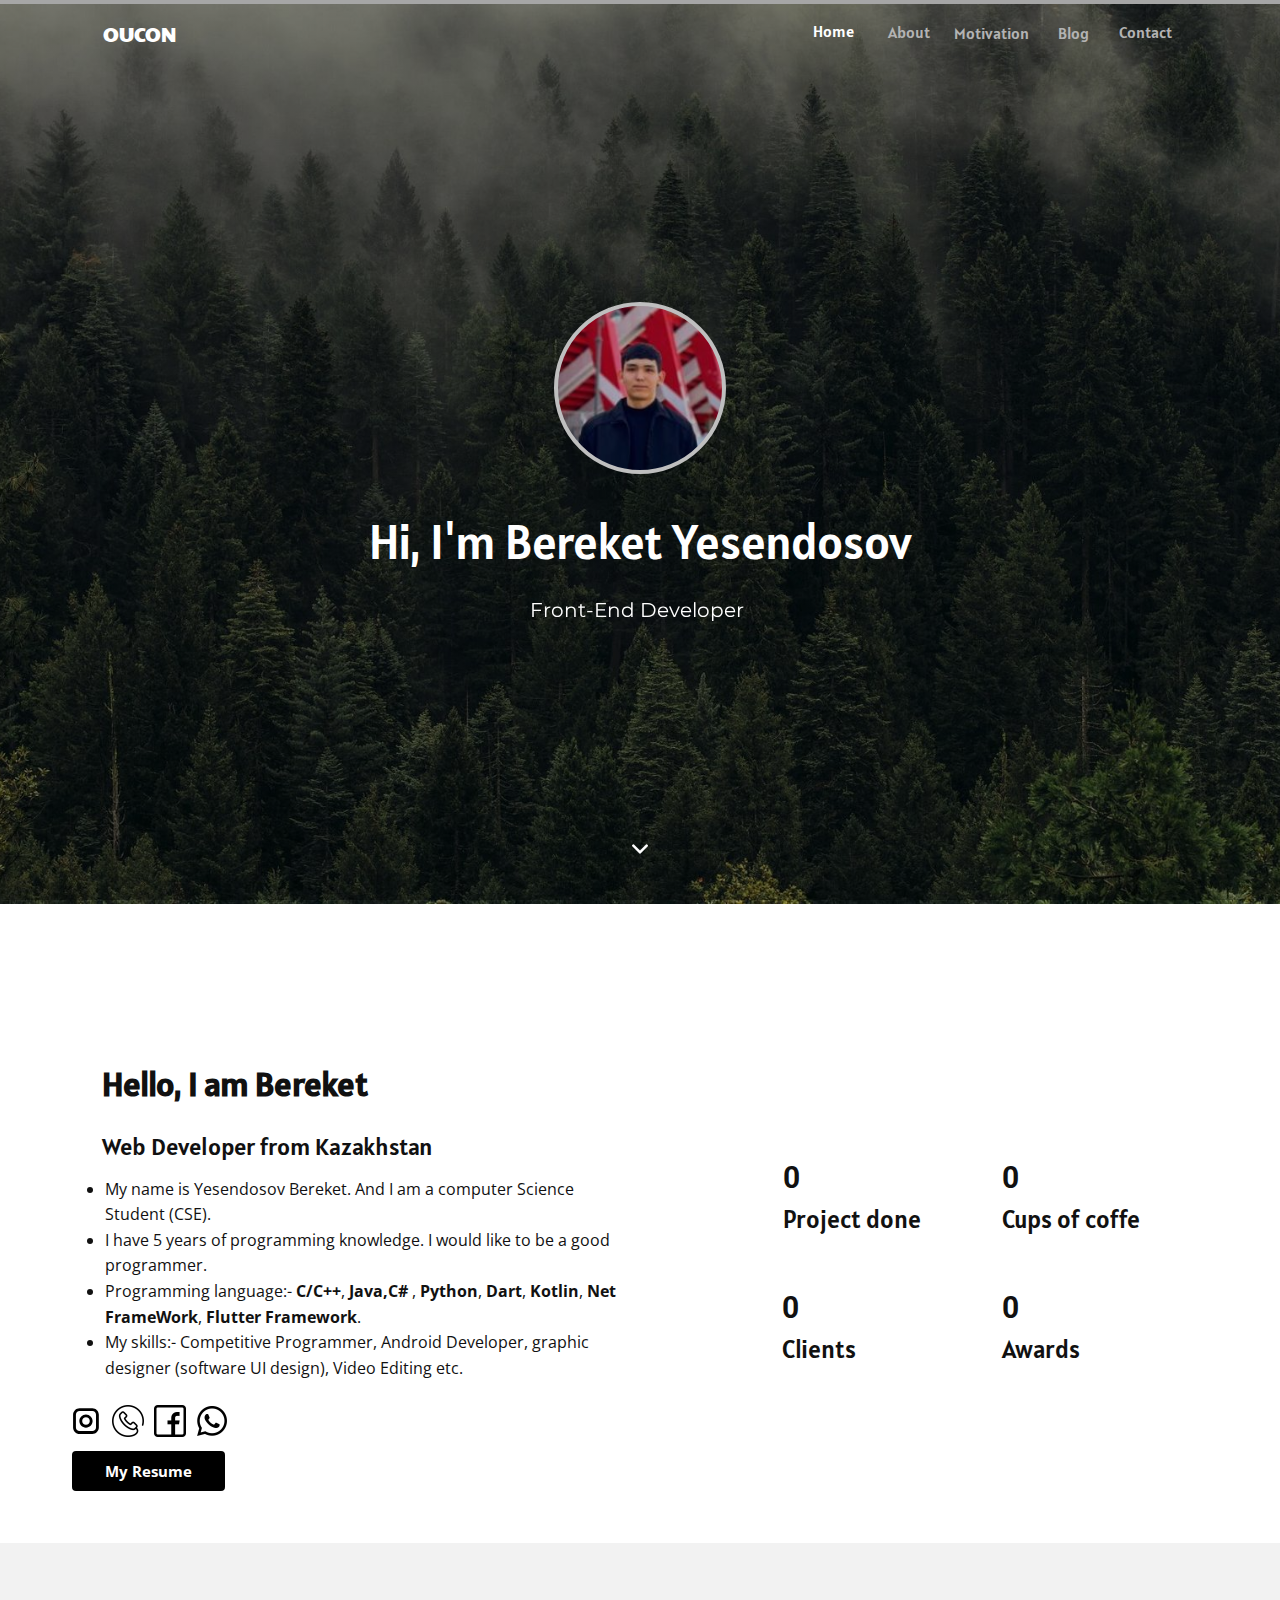
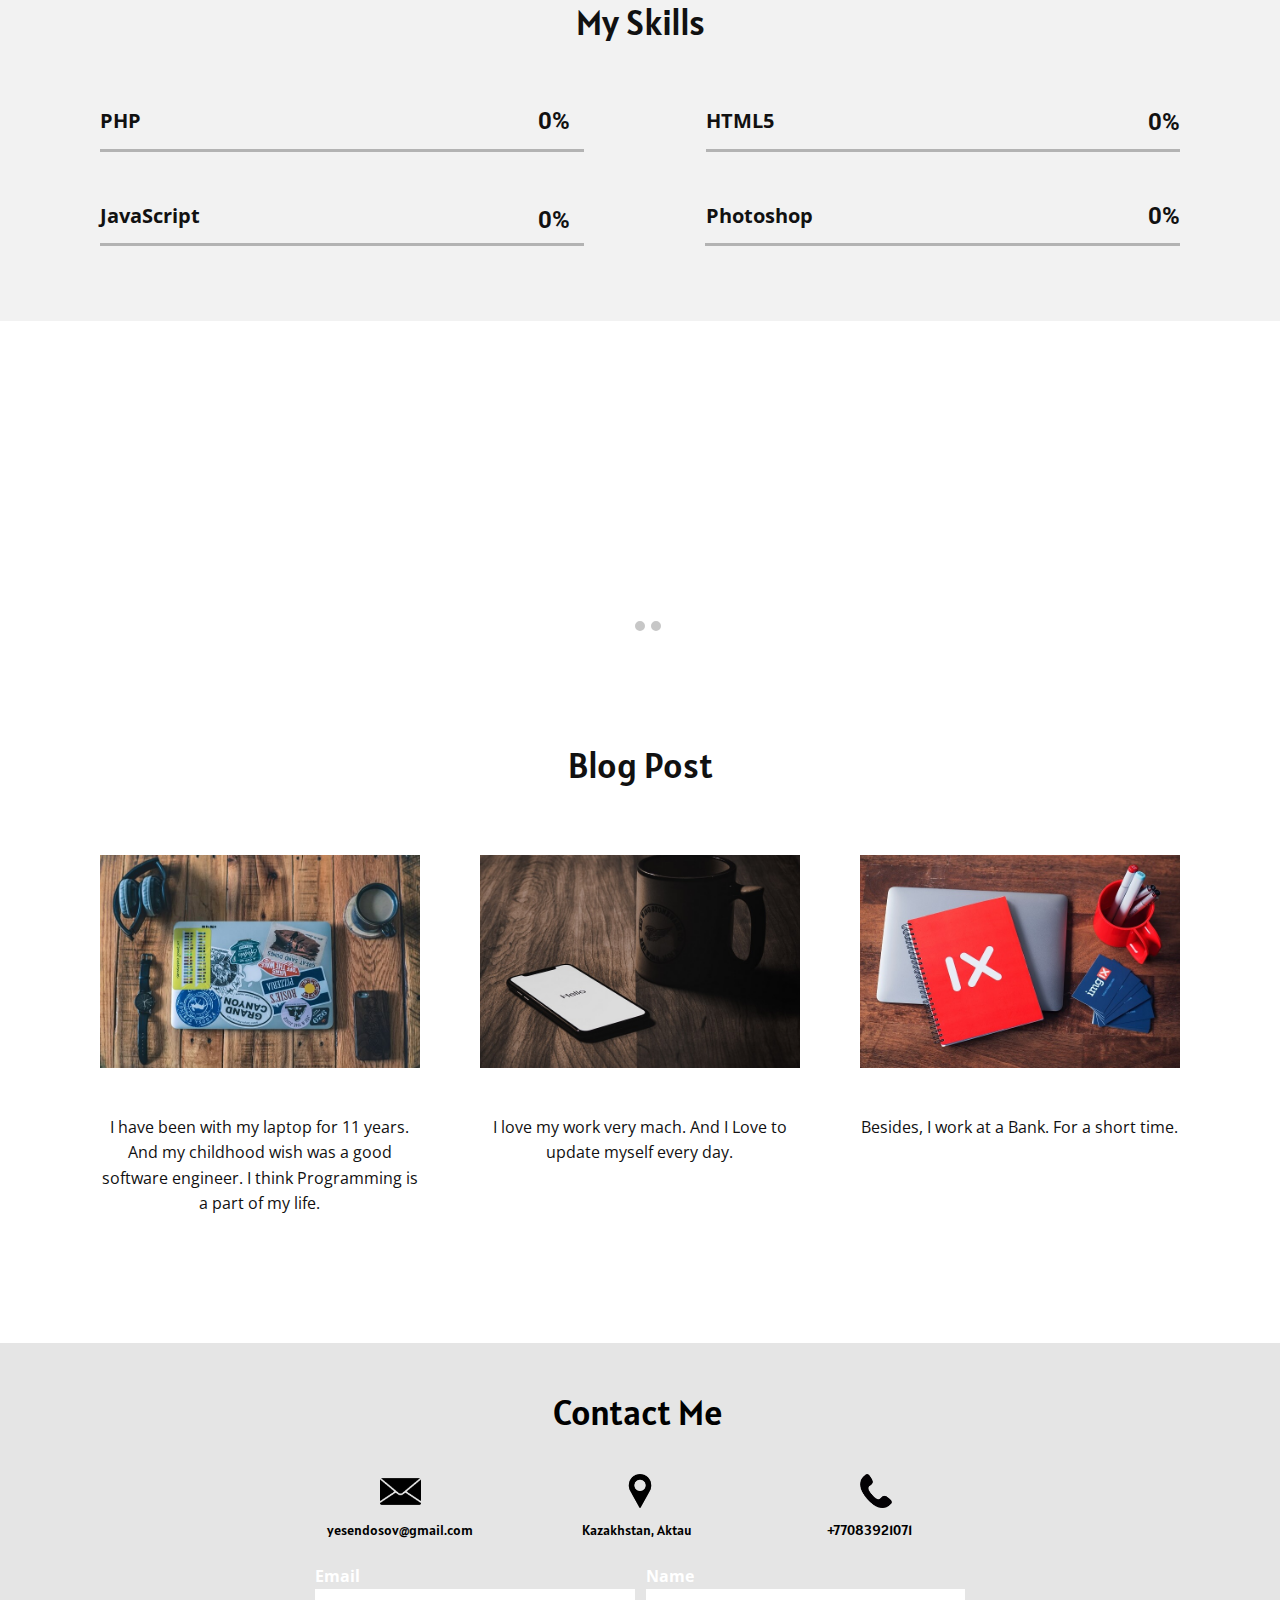
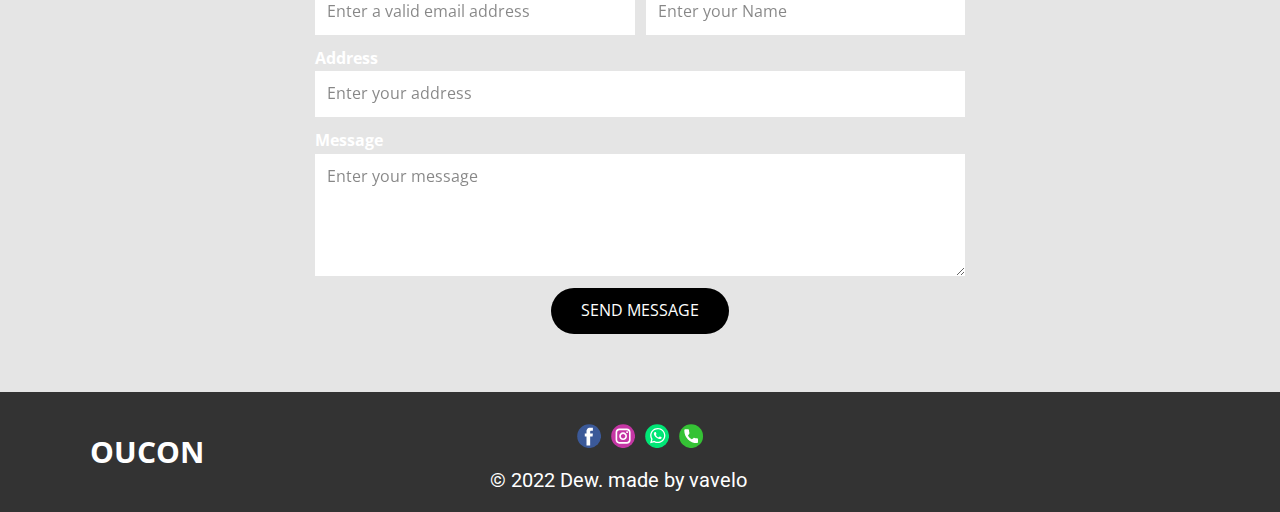
<file: index.html>
<!DOCTYPE html>
<html style="font-size: 16px;">
  <head>
    <meta name="viewport" content="width=device-width, initial-scale=1.0">
    <meta charset="utf-8">
    <meta name="keywords" content="​Learn Instagram photography">
    <meta name="description" content="">
    <meta name="page_type" content="np-template-header-footer-from-plugin">
    <title>Берекет</title>
    <link rel="shortcut icon" href="images/icon2.png" type="image/png" />
    <link rel="stylesheet" href="nicepage.css" media="screen">
<link rel="stylesheet" href="Берекет.css" media="screen">
    <script class="u-script" type="text/javascript" src="jquery.js" defer=""></script>
    <script class="u-script" type="text/javascript" src="nicepage.js" defer=""></script>
    <meta name="generator" content="Nicepage 4.6.5, nicepage.com">
    <link id="u-theme-google-font" rel="stylesheet" href="https://fonts.googleapis.com/css?family=Roboto:100,100i,300,300i,400,400i,500,500i,700,700i,900,900i|Open+Sans:300,300i,400,400i,500,500i,600,600i,700,700i,800,800i">
    <link id="u-page-google-font" rel="stylesheet" href="https://fonts.googleapis.com/css?family=Montserrat:100,100i,200,200i,300,300i,400,400i,500,500i,600,600i,700,700i,800,800i,900,900i|Montserrat:100,100i,200,200i,300,300i,400,400i,500,500i,600,600i,700,700i,800,800i,900,900i|Alatsi:400|Paytone+One:400">
    
    
    
    
    
    
    
    <script type="application/ld+json">{
		"@context": "http://schema.org",
		"@type": "Organization",
		"name": "",
		"sameAs": [
				"https://www.facebook.com/profile.php?id=100013075093991",
				"https://www.instagram.com/yesendosov/",
				"https://wa.me/+77083921071?text=Hello%20Yesendosov%20Bereket",
				"tel:+77083921071"
		]
}</script>
    <meta name="theme-color" content="#478ac9">
    <meta property="og:title" content="Берекет">
    <meta property="og:type" content="website">
  </head>
  <body class="u-body u-overlap u-overlap-contrast u-xl-mode"><header class="u-clearfix u-header u-header" id="sec-156e"><div class="u-clearfix u-sheet u-sheet-1">
        <a href="Берекет.html#sec-1143" data-page-id="35061022" class="u-border-active-palette-2-base u-border-hover-palette-1-base u-btn u-button-style u-custom-font u-hidden-xs u-none u-text-hover-white u-text-white u-btn-1"> Home</a>
        <a href="Берекет.html#carousel_5958" data-page-id="35061022" class="u-border-active-palette-2-base u-border-hover-palette-1-base u-border-none u-btn u-button-style u-custom-font u-hidden-xs u-none u-text-grey-30 u-text-hover-grey-5 u-btn-2"> About</a>
        <a href="Берекет.html#carousel_1f04" data-page-id="35061022" class="u-border-active-palette-2-base u-border-hover-palette-1-base u-btn u-button-style u-custom-font u-hidden-xs u-none u-text-grey-30 u-text-hover-grey-5 u-btn-3">Contact<br>
        </a>
        <a href="Берекет.html#sec-1e09" data-page-id="35061022" class="u-border-active-palette-2-base u-border-hover-palette-1-base u-border-none u-btn u-button-style u-custom-font u-hidden-xs u-none u-text-grey-30 u-text-hover-grey-5 u-btn-4">Blog</a>
        <a href="Берекет.html#sec-e6c9" data-page-id="35061022" class="u-border-active-palette-2-base u-border-hover-palette-1-base u-border-none u-btn u-button-style u-custom-font u-hidden-xs u-none u-text-grey-30 u-text-hover-grey-5 u-btn-5">Motivation</a>
        <h5 class="u-custom-font u-text u-text-default u-text-1">
          <a class="u-btn u-button-link u-button-style u-none u-text-white u-btn-6" href="https://www.instagram.com/oucon/">OUCON</a>
        </h5>
      </div></header>
    <section class="skrollable u-clearfix u-image u-lightbox u-parallax u-shading u-section-1" id="sec-1143" data-image-width="1920" data-image-height="1280">
      <div class="u-clearfix u-sheet u-sheet-1">
        <div class="u-border-4 u-border-white u-image u-image-circle u-image-1" alt="" data-image-width="635" data-image-height="847"></div>
        <h2 class="u-custom-font u-text u-text-default u-text-1"> Hi, I'm Bereket Yesendosov</h2>
        <div id="carousel-1be3" data-interval="3000" data-u-ride="carousel" class="u-carousel u-carousel-duration-1000 u-carousel-fade u-expanded-width-xs u-slider u-slider-1" data-pause="false">
          <ol class="u-carousel-indicators u-hidden u-opacity u-opacity-55 u-carousel-indicators-1">
            <li data-u-target="#carousel-1be3" class="u-active u-border-1 u-border-white u-shape-circle u-white" data-u-slide-to="0" style="height: 10px; width: 10px;"></li>
            <li data-u-target="#carousel-1be3" class="u-border-1 u-border-white u-shape-circle u-white" data-u-slide-to="1" style="height: 10px; width: 10px;"></li>
            <li data-u-target="#carousel-1be3" class="u-border-1 u-border-white u-shape-circle u-white" data-u-slide-to="2" style="height: 10px; width: 10px;"></li>
          </ol>
          <div class="u-carousel-inner" role="listbox">
            <div class="u-active u-align-center-xs u-align-left-lg u-align-left-md u-align-left-sm u-align-left-xl u-carousel-item u-container-style u-shape-rectangle u-slide">
              <div class="u-container-layout u-valign-middle-xs u-container-layout-1">
                <h2 class="u-color-scheme-u10 u-color-style-multicolor-1 u-custom-font u-text u-text-2"> Front-End Developer </h2>
              </div>
            </div>
            <div class="u-align-center u-carousel-item u-container-style u-expanded-width u-shape-rectangle u-slide">
              <div class="u-container-layout u-container-layout-2">
                <h2 class="u-color-scheme-u10 u-color-style-multicolor-1 u-custom-font u-text u-text-3">Web Designer</h2>
              </div>
            </div>
            <div class="u-align-center u-carousel-item u-container-style u-slide u-carousel-item-3">
              <div class="u-container-layout u-container-layout-3">
                <h2 class="u-color-scheme-u10 u-color-style-multicolor-1 u-custom-font u-text u-text-4">Hacker</h2>
              </div>
            </div>
          </div>
          <a class="u-absolute-vcenter u-carousel-control u-carousel-control-prev u-hidden u-spacing-10 u-text-palette-3-base u-carousel-control-1" href="#carousel-1be3" role="button" data-u-slide="prev">
            <span aria-hidden="true">
              <svg viewBox="0 0 256 256"><g><polygon points="207.093,30.187 176.907,0 48.907,128 176.907,256 207.093,225.813 109.28,128"></polygon>
</g></svg>
            </span>
            <span class="sr-only">
              <svg viewBox="0 0 256 256"><g><polygon points="207.093,30.187 176.907,0 48.907,128 176.907,256 207.093,225.813 109.28,128"></polygon>
</g></svg>
            </span>
          </a>
          <a class="u-absolute-vcenter u-carousel-control u-carousel-control-next u-hidden u-spacing-10 u-text-palette-3-base u-carousel-control-2" href="#carousel-1be3" role="button" data-u-slide="next">
            <span aria-hidden="true">
              <svg viewBox="0 0 306 306"><g id="chevron-right"><polygon points="94.35,0 58.65,35.7 175.95,153 58.65,270.3 94.35,306 247.35,153"></polygon>
</g></svg>
            </span>
            <span class="sr-only">
              <svg viewBox="0 0 306 306"><g id="chevron-right"><polygon points="94.35,0 58.65,35.7 175.95,153 58.65,270.3 94.35,306 247.35,153"></polygon>
</g></svg>
            </span>
          </a>
        </div>
        <a href="Берекет.html#carousel_5958" data-page-id="35061022" class="infinite u-border-none u-btn u-button-style u-none u-text-palette-1-base u-btn-1" data-animation-name="customAnimationIn" data-animation-duration="2500" data-animation-delay="0" data-animation-direction="X"><span class="u-file-icon u-icon u-text-white"><img src="images/4.png" alt=""></span>
        </a>
      </div>
    </section>
    <section class="u-clearfix u-section-2" id="carousel_5958">
      <div class="u-clearfix u-sheet u-sheet-1">
        <h3 class="u-custom-font u-text u-text-1">Hello, I am Bereket<br>
          <br>
        </h3>
        <div class="u-align-center-xs u-clearfix u-layout-wrap u-layout-wrap-1">
          <div class="u-layout">
            <div class="u-layout-col">
              <div class="u-size-30 u-size-60-md">
                <div class="u-layout-row">
                  <div class="u-container-style u-layout-cell u-size-30 u-layout-cell-1">
                    <div class="u-container-layout u-container-layout-1">
                      <h3 class="u-text u-text-2" data-animation-name="counter" data-animation-event="scroll" data-animation-duration="3000">300</h3>
                      <h3 class="u-custom-font u-text u-text-default u-text-3">Project ​​done</h3>
                    </div>
                  </div>
                  <div class="u-container-style u-layout-cell u-size-30 u-layout-cell-2">
                    <div class="u-container-layout u-container-layout-2">
                      <h3 class="u-text u-text-4" data-animation-name="counter" data-animation-event="scroll" data-animation-duration="3000">500</h3>
                      <h4 class="u-custom-font u-text u-text-default u-text-5"> Cups of coffe </h4>
                    </div>
                  </div>
                </div>
              </div>
              <div class="u-size-30 u-size-60-md">
                <div class="u-layout-row">
                  <div class="u-container-style u-layout-cell u-size-30 u-layout-cell-3">
                    <div class="u-container-layout u-container-layout-3">
                      <h3 class="u-text u-text-6" data-animation-name="counter" data-animation-event="scroll" data-animation-duration="3000">120</h3>
                      <h5 class="u-custom-font u-text u-text-default u-text-7"> Clients</h5>
                    </div>
                  </div>
                  <div class="u-container-style u-layout-cell u-size-30 u-layout-cell-4">
                    <div class="u-container-layout u-container-layout-4">
                      <h3 class="u-text u-text-8" data-animation-name="counter" data-animation-event="scroll" data-animation-duration="3000">10</h3>
                      <h5 class="u-custom-font u-text u-text-default u-text-9"> Awards</h5>
                    </div>
                  </div>
                </div>
              </div>
            </div>
          </div>
        </div>
        <h5 class="u-custom-font u-text u-text-10"> Web Developer from Kazakhstan</h5>
        <ul class="u-text u-text-11">
          <li>My name is Yesendosov Bereket. And I am a computer Science Student (CSE).</li>
          <li>I have 5 years of programming knowledge. I would like to be a good programmer.</li>
          <li>Programming language:- <span style="font-weight: 700;">C/C++<span style="font-weight: 400;">,</span> Java,C#
            </span>,<span style="font-weight: 700;"> Python</span>,<span style="font-weight: 700;"> Dart</span>,<span style="font-weight: 700;"> Kotlin</span>,<span style="font-weight: 700;"> Net FrameWork</span>,<span style="font-weight: 700;"> Flutter Framework</span>.
          </li>
          <li>My skills:- Competitive Programmer, Android Developer, graphic designer (software UI design), Video Editing etc.</li>
        </ul>
        <div class="u-social-icons u-spacing-10 u-social-icons-1">
          <a class="u-social-url" title="instagram" target="_blank" href="https://www.instagram.com/yesendosov/"><span class="u-icon u-social-icon u-social-instagram u-text-black u-icon-1"><svg class="u-svg-link" preserveAspectRatio="xMidYMin slice" viewBox="0 0 112 112" style=""><use xmlns:xlink="http://www.w3.org/1999/xlink" xlink:href="#svg-54a1"></use></svg><svg class="u-svg-content" viewBox="0 0 112 112" x="0" y="0" id="svg-54a1"><path fill="currentColor" d="M55.9,32.9c-12.8,0-23.2,10.4-23.2,23.2s10.4,23.2,23.2,23.2s23.2-10.4,23.2-23.2S68.7,32.9,55.9,32.9z
	 M55.9,69.4c-7.4,0-13.3-6-13.3-13.3c-0.1-7.4,6-13.3,13.3-13.3s13.3,6,13.3,13.3C69.3,63.5,63.3,69.4,55.9,69.4z"></path><path fill="#FFFFFF" d="M79.7,26.8c-3,0-5.4,2.5-5.4,5.4s2.5,5.4,5.4,5.4c3,0,5.4-2.5,5.4-5.4S82.7,26.8,79.7,26.8z"></path><path fill="currentColor" d="M78.2,11H33.5C21,11,10.8,21.3,10.8,33.7v44.7c0,12.6,10.2,22.8,22.7,22.8h44.7c12.6,0,22.7-10.2,22.7-22.7
	V33.7C100.8,21.1,90.6,11,78.2,11z M91,78.4c0,7.1-5.8,12.8-12.8,12.8H33.5c-7.1,0-12.8-5.8-12.8-12.8V33.7
	c0-7.1,5.8-12.8,12.8-12.8h44.7c7.1,0,12.8,5.8,12.8,12.8V78.4z"></path></svg></span>
          </a>
          <a class="u-social-url" target="_blank" data-type="Custom" title="Phone" href="tel:+77083921071"><span class="u-file-icon u-icon u-social-custom u-social-icon u-text-black u-icon-2"><img src="images/5.png" alt=""></span>
          </a>
          <a class="u-social-url" target="_blank" data-type="Custom" title="Facebook" href="https://www.facebook.com/profile.php?id=100013075093991"><span class="u-file-icon u-icon u-social-custom u-social-icon u-text-black u-icon-3"><img src="images/6.png" alt=""></span>
          </a>
          <a class="u-social-url" target="_blank" data-type="Custom" title="Whatsapp" href="https://wa.me/+77083921071?text=Hello%20Yesendosov%20Bereket"><span class="u-file-icon u-icon u-social-custom u-social-icon u-text-black u-icon-4"><img src="images/7.png" alt=""></span>
          </a>
        </div>
        <a href="https://wa.me/+77083921071?text=Hello%Bereket" class="u-active-custom-color-1 u-black u-border-2 u-border-white u-btn u-btn-round u-button-style u-hover-custom-color-1 u-radius-6 u-text-hover-white u-btn-1"> My Resume</a>
      </div>
    </section>
    <section class="u-clearfix u-grey-5 u-section-3" id="sec-83a1">
      <div class="u-clearfix u-sheet u-sheet-1">
        <div class="u-absolute-hcenter-xs u-border-3 u-border-grey-30 u-expanded-width-xs u-hidden-xs u-line u-line-horizontal u-line-1"></div>
        <div class="u-absolute-hcenter-xs u-border-3 u-border-grey-30 u-expanded-width-xs u-hidden-xs u-line u-line-horizontal u-line-2"></div>
        <div class="u-absolute-hcenter-xs u-border-3 u-border-grey-30 u-expanded-width-xs u-hidden-xs u-line u-line-horizontal u-line-3"></div>
        <div class="u-absolute-hcenter-xs u-border-3 u-border-grey-30 u-expanded-width-xs u-hidden-xs u-line u-line-horizontal u-line-4"></div>
        <div class="u-align-center u-container-style u-expanded-width-xs u-group u-group-1">
          <div class="u-container-layout u-container-layout-1">
            <h2 class="u-custom-font u-text u-text-1">My Skills</h2>
          </div>
        </div>
        <p class="u-text u-text-2">HTML5</p>
        <p class="u-text u-text-3">PHP</p>
        <h1 class="u-text u-text-default u-title u-text-4" data-animation-name="counter" data-animation-event="scroll" data-animation-duration="3000">87%</h1>
        <h1 class="u-text u-text-default u-title u-text-5" data-animation-name="counter" data-animation-event="scroll" data-animation-duration="3000">96%</h1>
        <div class="u-border-3 u-border-custom-color-1 u-line u-line-horizontal u-line-5" data-animation-name="customAnimationIn" data-animation-duration="5000"></div>
        <div class="u-border-3 u-border-custom-color-1 u-line u-line-horizontal u-line-6" data-animation-name="customAnimationIn" data-animation-duration="5000"></div>
        <p class="u-text u-text-6">Photoshop</p>
        <p class="u-text u-text-7">JavaScript</p>
        <h1 class="u-text u-text-default u-title u-text-8" data-animation-name="counter" data-animation-event="scroll" data-animation-duration="3000">77%</h1>
        <h1 class="u-text u-text-default u-title u-text-9" data-animation-name="counter" data-animation-event="scroll" data-animation-duration="3000">52%</h1>
        <div class="u-border-2 u-border-custom-color-1 u-line u-line-horizontal u-line-7" data-animation-name="customAnimationIn" data-animation-duration="5000"></div>
        <div class="u-border-2 u-border-custom-color-1 u-line u-line-horizontal u-line-8" data-animation-name="customAnimationIn" data-animation-duration="5000"></div>
      </div>
    </section>
    <section class="skrollable u-align-center u-clearfix u-image u-lightbox u-parallax u-shading u-section-4" id="sec-e6c9" data-image-width="1600" data-image-height="1067">
      <div class="u-align-left u-clearfix u-sheet u-sheet-1">
        <div id="carousel-b98d" data-interval="3000" data-u-ride="carousel" class="u-carousel u-carousel-duration-1000 u-carousel-left u-slider u-slider-1">
          <ol class="u-absolute-hcenter u-carousel-indicators u-opacity u-opacity-55 u-carousel-indicators-1">
            <li data-u-target="#carousel-b98d" class="u-active u-active-white u-border-5 u-border-active-white u-border-grey-40 u-shape-circle u-white" data-u-slide-to="0" style="height: 10px; width: 10px;"></li>
            <li data-u-target="#carousel-b98d" class="u-active-white u-border-5 u-border-active-white u-border-grey-40 u-shape-circle u-white" data-u-slide-to="1" style="height: 10px; width: 10px;"></li>
            <li data-u-target="#carousel-b98d" class="u-active-white u-border-5 u-border-active-white u-border-grey-40 u-shape-circle u-white" data-u-slide-to="2" style="height: 10px; width: 10px;"></li>
          </ol>
          <div class="u-carousel-inner" role="listbox">
            <div class="u-active u-align-left u-carousel-item u-container-style u-shape-rectangle u-slide">
              <div class="u-container-layout u-container-layout-1">
                <h5 class="u-align-center u-custom-font u-font-montserrat u-text u-text-default u-text-1"> Шәкәрім ҚҰДАЙБЕРДІҰЛЫ</h5>
                <h2 class="u-align-center u-color-scheme-u10 u-color-style-multicolor-1 u-custom-font u-text u-text-2"> Біреудің мінін көргенше,<br>Жамандығын тергенше,<br>Өз ойыңды мазалап,<br>Өз бойыңды тазалап,<br>Өзіңмен күрес өлгенше!
                </h2>
              </div>
            </div>
            <div class="u-align-center u-carousel-item u-container-style u-expanded-width u-shape-rectangle u-slide">
              <div class="u-container-layout u-container-layout-2">
                <h5 class="u-custom-font u-font-montserrat u-text u-text-default u-text-3">
                  <span style="font-style: normal;">Абай құнанбайұлы</span>
                </h5>
                <h2 class="u-color-scheme-u10 u-color-style-multicolor-1 u-custom-font u-text u-text-4"> Сенбе жұртқа, тұрса да қанша мақтап,<br>Әуре етеді ішіне қулық сақтап.<br>Өзіңе сен, өзіңді алып шығар,<br>Еңбегің мен ақылың екі жақтап.
                </h2>
              </div>
            </div>
            <div class="u-align-center u-carousel-item u-container-style u-slide u-carousel-item-3">
              <div class="u-container-layout u-container-layout-3">
                <h5 class="u-custom-font u-font-montserrat u-text u-text-default u-text-5">Сабит мұқанов</h5>
                <h2 class="u-color-scheme-u10 u-color-style-multicolor-1 u-custom-font u-text u-text-6"> Әуелі тазартып ал іштің кірін,<br>Болмасын сыртың сұлу ішің ірің!
                </h2>
              </div>
            </div>
          </div>
          <a class="u-absolute-vcenter u-carousel-control u-carousel-control-prev u-spacing-10 u-text-body-alt-color u-carousel-control-1" href="#carousel-b98d" role="button" data-u-slide="prev">
            <span aria-hidden="true">
              <svg viewBox="0 0 256 256"><g><polygon points="207.093,30.187 176.907,0 48.907,128 176.907,256 207.093,225.813 109.28,128"></polygon>
</g></svg>
            </span>
            <span class="sr-only">
              <svg viewBox="0 0 256 256"><g><polygon points="207.093,30.187 176.907,0 48.907,128 176.907,256 207.093,225.813 109.28,128"></polygon>
</g></svg>
            </span>
          </a>
          <a class="u-absolute-vcenter u-carousel-control u-carousel-control-next u-spacing-10 u-text-body-alt-color u-carousel-control-2" href="#carousel-b98d" role="button" data-u-slide="next">
            <span aria-hidden="true">
              <svg viewBox="0 0 306 306"><g id="chevron-right"><polygon points="94.35,0 58.65,35.7 175.95,153 58.65,270.3 94.35,306 247.35,153"></polygon>
</g></svg>
            </span>
            <span class="sr-only">
              <svg viewBox="0 0 306 306"><g id="chevron-right"><polygon points="94.35,0 58.65,35.7 175.95,153 58.65,270.3 94.35,306 247.35,153"></polygon>
</g></svg>
            </span>
          </a>
        </div>
      </div>
    </section>
    <section class="u-clearfix u-section-5" id="sec-1e09">
      <div class="u-clearfix u-sheet u-sheet-1">
        <h4 class="u-custom-font u-text u-text-default u-text-1">Blog Post</h4>
        <div class="u-expanded-width u-list u-list-1">
          <div class="u-repeater u-repeater-1">
            <div class="u-align-center u-container-style u-list-item u-repeater-item">
              <div class="u-container-layout u-similar-container u-container-layout-1">
                <img alt="" class="u-expanded-width u-hover-feature u-image u-image-default u-image-1" data-image-width="800" data-image-height="500" src="images/blog-1.jpg">
                <p class="u-align-center u-text u-text-2">I have been with my laptop for 11 years. And my childhood wish was a good software engineer. I think Programming is a part of my life.</p>
              </div>
            </div>
            <div class="u-align-center u-container-style u-list-item u-repeater-item">
              <div class="u-container-layout u-similar-container u-container-layout-2">
                <img alt="" class="u-expanded-width u-hover-feature u-image u-image-default u-image-2" data-image-width="800" data-image-height="500" src="images/blog-2.jpg">
                <p class="u-align-center u-text u-text-3">I love my work very mach. And I Love to update myself every day.</p>
              </div>
            </div>
            <div class="u-align-center u-container-style u-list-item u-repeater-item">
              <div class="u-container-layout u-similar-container u-container-layout-3">
                <img alt="" class="u-expanded-width u-hover-feature u-image u-image-default u-image-3" data-image-width="800" data-image-height="500" src="images/blog-3.jpg">
                <p class="u-align-center u-text u-text-4">Besides, I work at a Bank. For a short time.</p>
              </div>
            </div>
          </div>
        </div>
      </div>
      
      
      
    </section>
    <section class="u-clearfix u-grey-10 u-section-6" id="carousel_1f04">
      <div class="u-clearfix u-sheet u-sheet-1">
        <p class="u-custom-font u-text u-text-black u-text-1">Contact Me</p>
        <a href="https://goo.gl/maps/i9bETUtJCmFGQncG9" class="u-active-none u-border-none u-btn u-button-style u-hover-none u-none u-btn-1"><span class="u-file-icon u-icon u-icon-1"><img src="images/484167.png" alt=""></span>
          <span style="font-size: 1rem;"></span>
        </a><span class="u-file-icon u-icon u-icon-2" data-href="mailto:yesendosov@gmail.com?subject=Hello"><img src="images/520699.png" alt=""></span><span class="u-file-icon u-icon u-icon-3" data-href="tel:+77083921071"><img src="images/1257.png" alt=""></span>
        <p class="u-custom-font u-text u-text-black u-text-2"> +77083921071</p>
        <p class="u-custom-font u-text u-text-black u-text-3">Kazakhstan, Aktau</p>
        <p class="u-custom-font u-text u-text-black u-text-4">yesendosov@gmail.com</p>
        <div class="u-expanded-width-xs u-form u-form-1">
          <form action="#" method="POST" class="u-clearfix u-form-spacing-11 u-form-vertical u-inner-form" style="padding: 0px;" source="email" name="form">
            <div class="u-form-email u-form-group u-form-partition-factor-2">
              <label for="email-319a" class="u-label u-text-body-alt-color u-label-1">Email</label>
              <input type="email" placeholder="Enter a valid email address" id="email-319a" name="email" class="u-input u-input-rectangle u-white" required="">
            </div>
            <div class="u-form-group u-form-name u-form-partition-factor-2">
              <label for="name-319a" class="u-label u-text-body-alt-color u-label-2">Name</label>
              <input type="text" placeholder="Enter your Name" id="name-319a" name="name" class="u-input u-input-rectangle u-white" required="">
            </div>
            <div class="u-form-address u-form-group u-form-group-3">
              <label for="address-452f" class="u-label u-text-body-alt-color u-label-3">Address</label>
              <input type="text" placeholder="Enter your address" id="address-452f" name="address" class="u-input u-input-rectangle u-white" required="">
            </div>
            <div class="u-form-group u-form-message">
              <label for="message-319a" class="u-label u-text-body-alt-color u-label-4">Message</label>
              <textarea placeholder="Enter your message" rows="4" cols="50" id="message-319a" name="message" class="u-input u-input-rectangle u-white" required=""></textarea>
            </div>
            <div class="u-align-center u-form-group u-form-submit">
              <a href="#" class="u-black u-border-none u-btn u-btn-round u-btn-submit u-button-style u-hover-custom-color-1 u-radius-50 u-btn-2">Send Message<br>
              </a>
              <input type="submit" value="submit" class="u-form-control-hidden">
            </div>
            <div class="u-form-send-message u-form-send-success"> Thank you! Your message has been sent. </div>
            <div class="u-form-send-error u-form-send-message"> Unable to send your message. Please fix errors then try again. </div>
            <input type="hidden" value="" name="recaptchaResponse">
          </form>
        </div>
      </div>
    </section>
    
    
    <footer class="u-clearfix u-footer u-grey-80" id="sec-d70a"><div class="u-clearfix u-sheet u-sheet-1">
        <div class="u-social-icons u-spacing-10 u-social-icons-1">
          <a class="u-social-url" title="facebook" target="_blank" href="https://www.facebook.com/profile.php?id=100013075093991"><span class="u-icon u-social-facebook u-social-icon u-icon-1"><svg class="u-svg-link" preserveAspectRatio="xMidYMin slice" viewBox="0 0 112 112" style=""><use xmlns:xlink="http://www.w3.org/1999/xlink" xlink:href="#svg-cd67"></use></svg><svg class="u-svg-content" viewBox="0 0 112 112" x="0" y="0" id="svg-cd67"><circle fill="currentColor" cx="56.1" cy="56.1" r="55"></circle><path fill="#FFFFFF" d="M73.5,31.6h-9.1c-1.4,0-3.6,0.8-3.6,3.9v8.5h12.6L72,58.3H60.8v40.8H43.9V58.3h-8V43.9h8v-9.2
            c0-6.7,3.1-17,17-17h12.5v13.9H73.5z"></path></svg></span>
          </a>
          <a class="u-social-url" title="instagram" target="_blank" href="https://www.instagram.com/yesendosov/"><span class="u-icon u-social-icon u-social-instagram u-icon-2"><svg class="u-svg-link" preserveAspectRatio="xMidYMin slice" viewBox="0 0 112 112" style=""><use xmlns:xlink="http://www.w3.org/1999/xlink" xlink:href="#svg-ee36"></use></svg><svg class="u-svg-content" viewBox="0 0 112 112" x="0" y="0" id="svg-ee36"><circle fill="currentColor" cx="56.1" cy="56.1" r="55"></circle><path fill="#FFFFFF" d="M55.9,38.2c-9.9,0-17.9,8-17.9,17.9C38,66,46,74,55.9,74c9.9,0,17.9-8,17.9-17.9C73.8,46.2,65.8,38.2,55.9,38.2
            z M55.9,66.4c-5.7,0-10.3-4.6-10.3-10.3c-0.1-5.7,4.6-10.3,10.3-10.3c5.7,0,10.3,4.6,10.3,10.3C66.2,61.8,61.6,66.4,55.9,66.4z"></path><path fill="#FFFFFF" d="M74.3,33.5c-2.3,0-4.2,1.9-4.2,4.2s1.9,4.2,4.2,4.2s4.2-1.9,4.2-4.2S76.6,33.5,74.3,33.5z"></path><path fill="#FFFFFF" d="M73.1,21.3H38.6c-9.7,0-17.5,7.9-17.5,17.5v34.5c0,9.7,7.9,17.6,17.5,17.6h34.5c9.7,0,17.5-7.9,17.5-17.5V38.8
            C90.6,29.1,82.7,21.3,73.1,21.3z M83,73.3c0,5.5-4.5,9.9-9.9,9.9H38.6c-5.5,0-9.9-4.5-9.9-9.9V38.8c0-5.5,4.5-9.9,9.9-9.9h34.5
            c5.5,0,9.9,4.5,9.9,9.9V73.3z"></path></svg></span>
          </a>
          <a class="u-social-url" target="_blank" data-type="Whatsapp" title="Whatsapp" href="https://wa.me/+77083921071?text=Hello%20Yesendosov%20Bereket"><span class="u-icon u-social-icon u-social-whatsapp u-icon-3"><svg class="u-svg-link" preserveAspectRatio="xMidYMin slice" viewBox="0 0 112 112" style=""><use xmlns:xlink="http://www.w3.org/1999/xlink" xlink:href="#svg-1288"></use></svg><svg class="u-svg-content" viewBox="0 0 112 112" x="0" y="0" id="svg-1288"><circle fill="currentColor" cx="56.1" cy="56.1" r="55"></circle><path fill="#FFFFFF" d="M83.8,28.3C77.2,21.7,68.4,18,59,18c-19.3,0-35.1,15.7-35.1,35.1c0,6.2,1.6,12.2,4.7,17.5l-5,18.2L42.2,84
	c5.1,2.8,10.9,4.3,16.8,4.3h0l0,0c19.3,0,35.1-15.7,35.1-35.1C94.1,43.8,90.5,35,83.8,28.3 M59,82.3L59,82.3
	c-5.2,0-10.4-1.4-14.9-4.1l-1.1-0.6l-11,2.9L35,69.8l-0.7-1.1c-2.9-4.6-4.5-10-4.5-15.5C29.8,37,42.9,24,59,24
	c7.8,0,15.1,3,20.6,8.6c5.5,5.5,8.5,12.8,8.5,20.6C88.2,69.2,75.1,82.3,59,82.3 M75,60.5c-0.9-0.4-5.2-2.6-6-2.9
	c-0.8-0.3-1.4-0.4-2,0.4s-2.3,2.9-2.8,3.4c-0.5,0.6-1,0.7-1.9,0.2c-0.9-0.4-3.7-1.4-7.1-4.4c-2.6-2.3-4.4-5.2-4.9-6.1
	c-0.5-0.9-0.1-1.4,0.4-1.8c0.4-0.4,0.9-1,1.3-1.5c0.4-0.5,0.6-0.9,0.9-1.5c0.3-0.6,0.1-1.1-0.1-1.5c-0.2-0.4-2-4.8-2.7-6.5
	c-0.7-1.7-1.4-1.5-2-1.5c-0.5,0-1.1,0-1.7,0c-0.6,0-1.5,0.2-2.3,1.1c-0.8,0.9-3.1,3-3.1,7.3c0,4.3,3.1,8.5,3.6,9.1
	c0.4,0.6,6.2,9.4,15,13.2c2.1,0.9,3.7,1.4,5,1.8c2.1,0.7,4,0.6,5.5,0.3c1.7-0.3,5.2-2.1,5.9-4.2c0.7-2,0.7-3.8,0.5-4.2
	C76.5,61.1,75.9,60.9,75,60.5"></path></svg></span>
          </a>
          <a class="u-social-url" target="_blank" data-type="Phone" title="Phone" href="tel:+77083921071"><span class="u-icon u-social-icon u-social-phone u-icon-4"><svg class="u-svg-link" preserveAspectRatio="xMidYMin slice" viewBox="0 0 112 112" style=""><use xmlns:xlink="http://www.w3.org/1999/xlink" xlink:href="#svg-45aa"></use></svg><svg class="u-svg-content" viewBox="0 0 112 112" x="0" y="0" id="svg-45aa"><circle fill="currentColor" cx="56.1" cy="56.1" r="55"></circle><path fill="#FFFFFF" d="M82.7,66c-3.9,0-7.7-0.6-11.3-1.8c-1.8-0.6-4,0-5,1.1l-7.1,5.4c-8.3-4.4-13.4-9.5-17.7-17.7l5.2-7
	c1.4-1.4,1.8-3.3,1.3-5.2c-1.2-3.6-1.8-7.5-1.8-11.3c0-2.8-2.3-5.1-5.1-5.1H29.5c-2.8,0-5.1,2.3-5.1,5.1c0,32.2,26.2,58.4,58.4,58.4
	c2.8,0,5.1-2.3,5.1-5.1V71.1C87.8,68.3,85.6,66,82.7,66z"></path></svg></span>
          </a>
        </div>
        <a class="u-btn u-button-link u-button-style u-none u-text-white u-btn-1" href="https://www.instagram.com/oucon/">OUCON</a><!--position-->
        <div data-position="" class="u-position u-position-1"><!--block-->
          <div class="u-block">
            <div class="u-block-container u-clearfix"><!--block_header-->
              <h5 class="u-block-header u-text"><!--block_header_content--> © 2022 Dew. made by vavelo<!--/block_header_content--></h5><!--/block_header--><!--block_content-->
              <div class="u-block-content u-text"><!--block_content_content--><!--/block_content_content--></div><!--/block_content-->
            </div>
          </div><!--/block-->
        </div><!--/position-->
      </div></footer>
  </body>
</html>
</file>
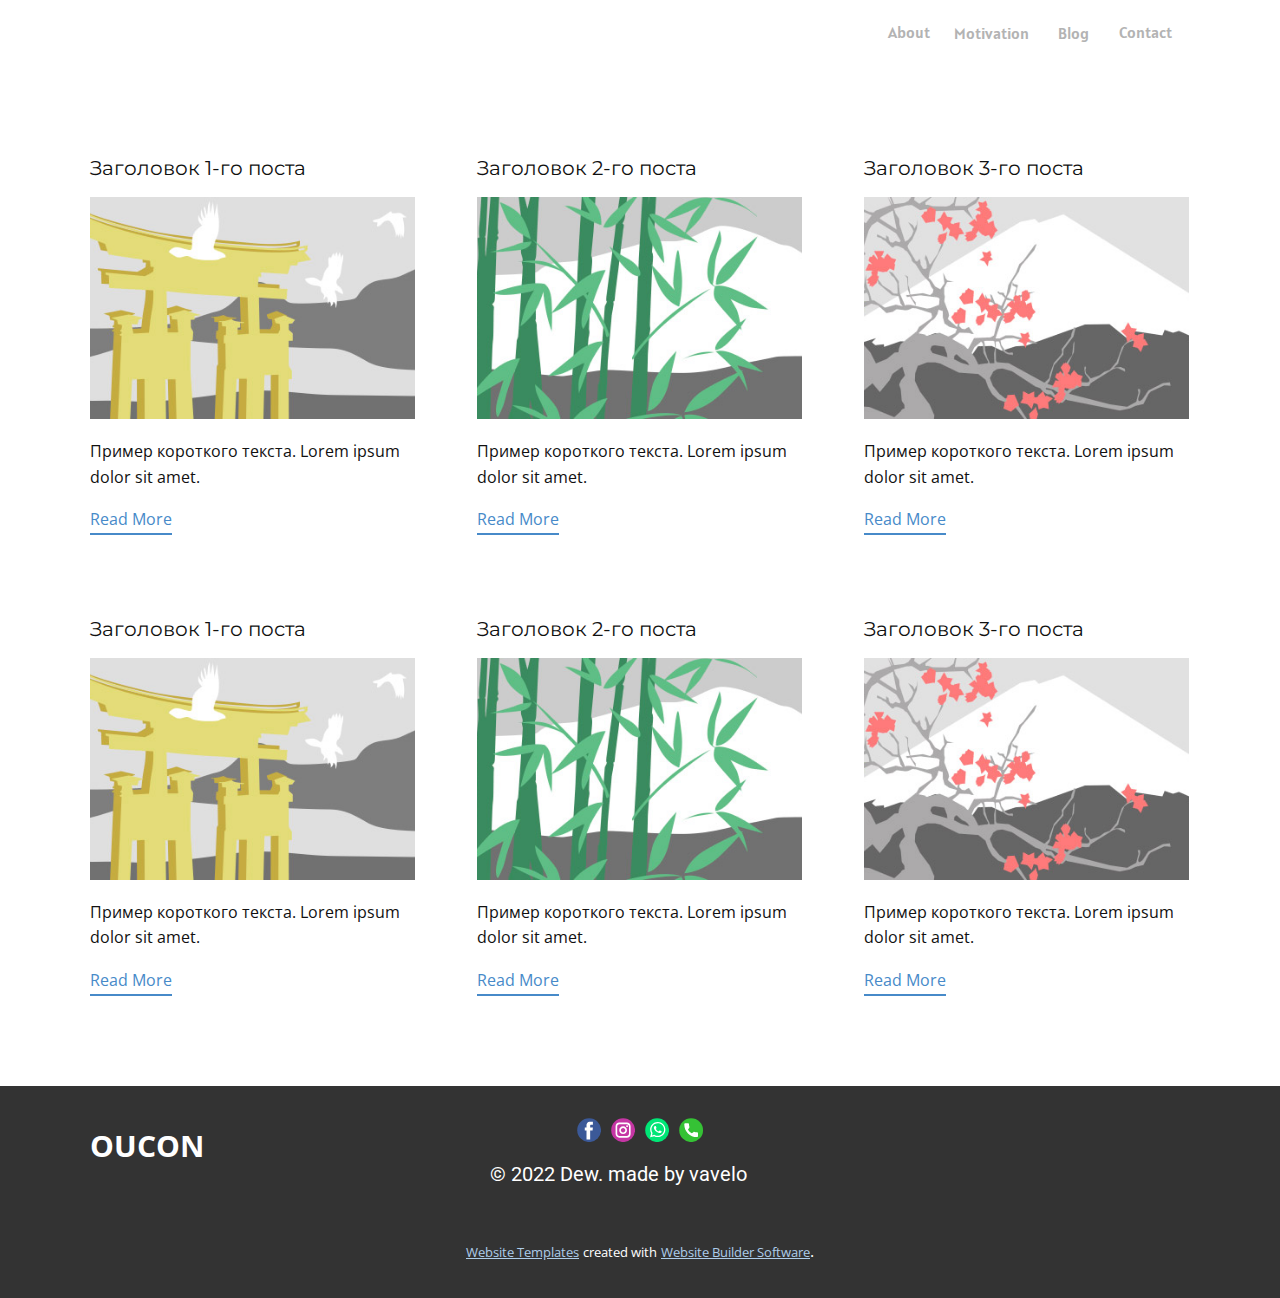
<file: blog/blog.html>
<html style="font-size: 16px;"><head>
    <meta name="viewport" content="width=device-width, initial-scale=1.0">
    <meta charset="utf-8">
    <meta name="keywords" content="">
    <meta name="description" content="">
    <meta name="page_type" content="np-template-header-footer-from-plugin">
    <title>Blog Template</title>
    <link rel="stylesheet" href="../nicepage.css" media="screen">
<link rel="stylesheet" href="../Blog-Template.css" media="screen">
    <script class="u-script" type="text/javascript" src="../jquery.js" defer=""></script>
    <script class="u-script" type="text/javascript" src="../nicepage.js" defer=""></script>
    <meta name="generator" content="Nicepage 4.6.5, nicepage.com">
    <link id="u-theme-google-font" rel="stylesheet" href="https://fonts.googleapis.com/css?family=Roboto:100,100i,300,300i,400,400i,500,500i,700,700i,900,900i|Open+Sans:300,300i,400,400i,500,500i,600,600i,700,700i,800,800i">
    <link id="u-page-google-font" rel="stylesheet" href="https://fonts.googleapis.com/css?family=Montserrat:100,100i,200,200i,300,300i,400,400i,500,500i,600,600i,700,700i,800,800i,900,900i|Alatsi:400|Paytone+One:400">
    
    
    <script type="application/ld+json">{
		"@context": "http://schema.org",
		"@type": "Organization",
		"name": "",
		"sameAs": [
				"https://www.facebook.com/profile.php?id=100013075093991",
				"https://www.instagram.com/yesendosov/",
				"https://wa.me/+77083921071?text=Hello%20Yesendosov%20Bereket",
				"tel:+77083921071"
		]
}</script>
    <meta name="theme-color" content="#478ac9">
  </head>
  <body class="u-body u-xl-mode"><header class="u-clearfix u-header u-header" id="sec-156e"><div class="u-clearfix u-sheet u-sheet-1">
        <a href="../Берекет.html#sec-1143" data-page-id="35061022" class="u-border-active-palette-2-base u-border-hover-palette-1-base u-btn u-button-style u-custom-font u-hidden-xs u-none u-text-hover-white u-text-white u-btn-1"> Home</a>
        <a href="../Берекет.html#carousel_5958" data-page-id="35061022" class="u-border-active-palette-2-base u-border-hover-palette-1-base u-border-none u-btn u-button-style u-custom-font u-hidden-xs u-none u-text-grey-30 u-text-hover-grey-5 u-btn-2"> About</a>
        <a href="../Берекет.html#carousel_1f04" data-page-id="35061022" class="u-border-active-palette-2-base u-border-hover-palette-1-base u-btn u-button-style u-custom-font u-hidden-xs u-none u-text-grey-30 u-text-hover-grey-5 u-btn-3">Contact<br>
        </a>
        <a href="../Берекет.html#sec-1e09" data-page-id="35061022" class="u-border-active-palette-2-base u-border-hover-palette-1-base u-border-none u-btn u-button-style u-custom-font u-hidden-xs u-none u-text-grey-30 u-text-hover-grey-5 u-btn-4">Blog</a>
        <a href="../Берекет.html#sec-e6c9" data-page-id="35061022" class="u-border-active-palette-2-base u-border-hover-palette-1-base u-border-none u-btn u-button-style u-custom-font u-hidden-xs u-none u-text-grey-30 u-text-hover-grey-5 u-btn-5">Motivation</a>
        <h5 class="u-custom-font u-text u-text-default u-text-1">
          <a class="u-btn u-button-link u-button-style u-none u-text-white u-btn-6" href="https://www.instagram.com/oucon/">OUCON</a>
        </h5>
      </div></header>
    <section class="u-clearfix u-section-1" id="sec-f9d6">
      <div class="u-clearfix u-sheet u-valign-middle u-sheet-1"><!--blog--><!--blog_options_json--><!--{"type":"Recent","source":"","tags":"","count":""}--><!--/blog_options_json-->
        <div class="u-blog u-expanded-width u-repeater u-repeater-1"><!--blog_post-->
          <div class="u-blog-post u-container-style u-repeater-item u-white u-repeater-item-1">
            <div class="u-container-layout u-similar-container u-valign-top u-container-layout-1"><!--blog_post_header-->
              <h4 class="u-blog-control u-text u-text-1">
                <a class="u-post-header-link" href="../blog/пост-5.html"><!--blog_post_header_content-->Заголовок 1-го поста<!--/blog_post_header_content--></a>
              </h4><!--/blog_post_header--><!--blog_post_image-->
              <a class="u-post-header-link" href="../blog/пост-5.html"><img alt="" class="u-blog-control u-expanded-width u-image u-image-default u-image-1" src="[data-uri]"></a><!--/blog_post_image--><!--blog_post_content-->
              <div class="u-blog-control u-post-content u-text u-text-2 fr-view">Пример короткого текста. Lorem ipsum dolor sit amet.</div><!--/blog_post_content--><!--blog_post_readmore-->
              <a href="../blog/пост-5.html" class="u-blog-control u-border-2 u-border-palette-1-base u-btn u-btn-rectangle u-button-style u-none u-btn-1"><!--blog_post_readmore_content--><!--options_json--><!--{"content":"Read More","defaultValue":"Читать дальше"}--><!--/options_json-->Read More<!--/blog_post_readmore_content--></a><!--/blog_post_readmore-->
            </div>
          </div><div class="u-blog-post u-container-style u-repeater-item u-video-cover u-white">
            <div class="u-container-layout u-similar-container u-valign-top u-container-layout-2"><!--blog_post_header-->
              <h4 class="u-blog-control u-text u-text-3">
                <a class="u-post-header-link" href="../blog/пост-4.html"><!--blog_post_header_content-->Заголовок 2-го поста<!--/blog_post_header_content--></a>
              </h4><!--/blog_post_header--><!--blog_post_image-->
              <a class="u-post-header-link" href="../blog/пост-4.html"><img alt="" class="u-blog-control u-expanded-width u-image u-image-default u-image-2" src="[data-uri]"></a><!--/blog_post_image--><!--blog_post_content-->
              <div class="u-blog-control u-post-content u-text u-text-4 fr-view">Пример короткого текста. Lorem ipsum dolor sit amet.</div><!--/blog_post_content--><!--blog_post_readmore-->
              <a href="../blog/пост-4.html" class="u-blog-control u-border-2 u-border-palette-1-base u-btn u-btn-rectangle u-button-style u-none u-btn-2"><!--blog_post_readmore_content--><!--options_json--><!--{"content":"Read More","defaultValue":"Читать дальше"}--><!--/options_json-->Read More<!--/blog_post_readmore_content--></a><!--/blog_post_readmore-->
            </div>
          </div><div class="u-blog-post u-container-style u-repeater-item u-video-cover u-white">
            <div class="u-container-layout u-similar-container u-valign-top u-container-layout-3"><!--blog_post_header-->
              <h4 class="u-blog-control u-text u-text-5">
                <a class="u-post-header-link" href="../blog/пост-3.html"><!--blog_post_header_content-->Заголовок 3-го поста<!--/blog_post_header_content--></a>
              </h4><!--/blog_post_header--><!--blog_post_image-->
              <a class="u-post-header-link" href="../blog/пост-3.html"><img alt="" class="u-blog-control u-expanded-width u-image u-image-default u-image-3" src="[data-uri]"></a><!--/blog_post_image--><!--blog_post_content-->
              <div class="u-blog-control u-post-content u-text u-text-6 fr-view">Пример короткого текста. Lorem ipsum dolor sit amet.</div><!--/blog_post_content--><!--blog_post_readmore-->
              <a href="../blog/пост-3.html" class="u-blog-control u-border-2 u-border-palette-1-base u-btn u-btn-rectangle u-button-style u-none u-btn-3"><!--blog_post_readmore_content--><!--options_json--><!--{"content":"Read More","defaultValue":"Читать дальше"}--><!--/options_json-->Read More<!--/blog_post_readmore_content--></a><!--/blog_post_readmore-->
            </div>
          </div><div class="u-blog-post u-container-style u-repeater-item u-white u-repeater-item-1">
            <div class="u-container-layout u-similar-container u-valign-top u-container-layout-1"><!--blog_post_header-->
              <h4 class="u-blog-control u-text u-text-1">
                <a class="u-post-header-link" href="../blog/пост-2.html"><!--blog_post_header_content-->Заголовок 1-го поста<!--/blog_post_header_content--></a>
              </h4><!--/blog_post_header--><!--blog_post_image-->
              <a class="u-post-header-link" href="../blog/пост-2.html"><img alt="" class="u-blog-control u-expanded-width u-image u-image-default u-image-1" src="[data-uri]"></a><!--/blog_post_image--><!--blog_post_content-->
              <div class="u-blog-control u-post-content u-text u-text-2 fr-view">Пример короткого текста. Lorem ipsum dolor sit amet.</div><!--/blog_post_content--><!--blog_post_readmore-->
              <a href="../blog/пост-2.html" class="u-blog-control u-border-2 u-border-palette-1-base u-btn u-btn-rectangle u-button-style u-none u-btn-1"><!--blog_post_readmore_content--><!--options_json--><!--{"content":"Read More","defaultValue":"Читать дальше"}--><!--/options_json-->Read More<!--/blog_post_readmore_content--></a><!--/blog_post_readmore-->
            </div>
          </div><div class="u-blog-post u-container-style u-repeater-item u-video-cover u-white">
            <div class="u-container-layout u-similar-container u-valign-top u-container-layout-2"><!--blog_post_header-->
              <h4 class="u-blog-control u-text u-text-3">
                <a class="u-post-header-link" href="../blog/пост-1.html"><!--blog_post_header_content-->Заголовок 2-го поста<!--/blog_post_header_content--></a>
              </h4><!--/blog_post_header--><!--blog_post_image-->
              <a class="u-post-header-link" href="../blog/пост-1.html"><img alt="" class="u-blog-control u-expanded-width u-image u-image-default u-image-2" src="[data-uri]"></a><!--/blog_post_image--><!--blog_post_content-->
              <div class="u-blog-control u-post-content u-text u-text-4 fr-view">Пример короткого текста. Lorem ipsum dolor sit amet.</div><!--/blog_post_content--><!--blog_post_readmore-->
              <a href="../blog/пост-1.html" class="u-blog-control u-border-2 u-border-palette-1-base u-btn u-btn-rectangle u-button-style u-none u-btn-2"><!--blog_post_readmore_content--><!--options_json--><!--{"content":"Read More","defaultValue":"Читать дальше"}--><!--/options_json-->Read More<!--/blog_post_readmore_content--></a><!--/blog_post_readmore-->
            </div>
          </div><div class="u-blog-post u-container-style u-repeater-item u-video-cover u-white">
            <div class="u-container-layout u-similar-container u-valign-top u-container-layout-3"><!--blog_post_header-->
              <h4 class="u-blog-control u-text u-text-5">
                <a class="u-post-header-link" href="../blog/пост.html"><!--blog_post_header_content-->Заголовок 3-го поста<!--/blog_post_header_content--></a>
              </h4><!--/blog_post_header--><!--blog_post_image-->
              <a class="u-post-header-link" href="../blog/пост.html"><img alt="" class="u-blog-control u-expanded-width u-image u-image-default u-image-3" src="[data-uri]"></a><!--/blog_post_image--><!--blog_post_content-->
              <div class="u-blog-control u-post-content u-text u-text-6 fr-view">Пример короткого текста. Lorem ipsum dolor sit amet.</div><!--/blog_post_content--><!--blog_post_readmore-->
              <a href="../blog/пост.html" class="u-blog-control u-border-2 u-border-palette-1-base u-btn u-btn-rectangle u-button-style u-none u-btn-3"><!--blog_post_readmore_content--><!--options_json--><!--{"content":"Read More","defaultValue":"Читать дальше"}--><!--/options_json-->Read More<!--/blog_post_readmore_content--></a><!--/blog_post_readmore-->
            </div>
          </div><!--/blog_post--><!--blog_post-->
          <!--/blog_post--><!--blog_post-->
          <!--/blog_post-->
        </div><!--/blog-->
      </div>
    </section>
    
    
    <footer class="u-clearfix u-footer u-grey-80" id="sec-d70a"><div class="u-clearfix u-sheet u-sheet-1">
        <div class="u-social-icons u-spacing-10 u-social-icons-1">
          <a class="u-social-url" title="facebook" target="_blank" href="https://www.facebook.com/profile.php?id=100013075093991"><span class="u-icon u-social-facebook u-social-icon u-icon-1"><svg class="u-svg-link" preserveAspectRatio="xMidYMin slice" viewBox="0 0 112 112" style=""><use xmlns:xlink="http://www.w3.org/1999/xlink" xlink:href="#svg-cd67"></use></svg><svg class="u-svg-content" viewBox="0 0 112 112" x="0" y="0" id="svg-cd67"><circle fill="currentColor" cx="56.1" cy="56.1" r="55"></circle><path fill="#FFFFFF" d="M73.5,31.6h-9.1c-1.4,0-3.6,0.8-3.6,3.9v8.5h12.6L72,58.3H60.8v40.8H43.9V58.3h-8V43.9h8v-9.2
            c0-6.7,3.1-17,17-17h12.5v13.9H73.5z"></path></svg></span>
          </a>
          <a class="u-social-url" title="instagram" target="_blank" href="https://www.instagram.com/yesendosov/"><span class="u-icon u-social-icon u-social-instagram u-icon-2"><svg class="u-svg-link" preserveAspectRatio="xMidYMin slice" viewBox="0 0 112 112" style=""><use xmlns:xlink="http://www.w3.org/1999/xlink" xlink:href="#svg-ee36"></use></svg><svg class="u-svg-content" viewBox="0 0 112 112" x="0" y="0" id="svg-ee36"><circle fill="currentColor" cx="56.1" cy="56.1" r="55"></circle><path fill="#FFFFFF" d="M55.9,38.2c-9.9,0-17.9,8-17.9,17.9C38,66,46,74,55.9,74c9.9,0,17.9-8,17.9-17.9C73.8,46.2,65.8,38.2,55.9,38.2
            z M55.9,66.4c-5.7,0-10.3-4.6-10.3-10.3c-0.1-5.7,4.6-10.3,10.3-10.3c5.7,0,10.3,4.6,10.3,10.3C66.2,61.8,61.6,66.4,55.9,66.4z"></path><path fill="#FFFFFF" d="M74.3,33.5c-2.3,0-4.2,1.9-4.2,4.2s1.9,4.2,4.2,4.2s4.2-1.9,4.2-4.2S76.6,33.5,74.3,33.5z"></path><path fill="#FFFFFF" d="M73.1,21.3H38.6c-9.7,0-17.5,7.9-17.5,17.5v34.5c0,9.7,7.9,17.6,17.5,17.6h34.5c9.7,0,17.5-7.9,17.5-17.5V38.8
            C90.6,29.1,82.7,21.3,73.1,21.3z M83,73.3c0,5.5-4.5,9.9-9.9,9.9H38.6c-5.5,0-9.9-4.5-9.9-9.9V38.8c0-5.5,4.5-9.9,9.9-9.9h34.5
            c5.5,0,9.9,4.5,9.9,9.9V73.3z"></path></svg></span>
          </a>
          <a class="u-social-url" target="_blank" data-type="Whatsapp" title="Whatsapp" href="https://wa.me/+77083921071?text=Hello%20Yesendosov%20Bereket"><span class="u-icon u-social-icon u-social-whatsapp u-icon-3"><svg class="u-svg-link" preserveAspectRatio="xMidYMin slice" viewBox="0 0 112 112" style=""><use xmlns:xlink="http://www.w3.org/1999/xlink" xlink:href="#svg-1288"></use></svg><svg class="u-svg-content" viewBox="0 0 112 112" x="0" y="0" id="svg-1288"><circle fill="currentColor" cx="56.1" cy="56.1" r="55"></circle><path fill="#FFFFFF" d="M83.8,28.3C77.2,21.7,68.4,18,59,18c-19.3,0-35.1,15.7-35.1,35.1c0,6.2,1.6,12.2,4.7,17.5l-5,18.2L42.2,84
	c5.1,2.8,10.9,4.3,16.8,4.3h0l0,0c19.3,0,35.1-15.7,35.1-35.1C94.1,43.8,90.5,35,83.8,28.3 M59,82.3L59,82.3
	c-5.2,0-10.4-1.4-14.9-4.1l-1.1-0.6l-11,2.9L35,69.8l-0.7-1.1c-2.9-4.6-4.5-10-4.5-15.5C29.8,37,42.9,24,59,24
	c7.8,0,15.1,3,20.6,8.6c5.5,5.5,8.5,12.8,8.5,20.6C88.2,69.2,75.1,82.3,59,82.3 M75,60.5c-0.9-0.4-5.2-2.6-6-2.9
	c-0.8-0.3-1.4-0.4-2,0.4s-2.3,2.9-2.8,3.4c-0.5,0.6-1,0.7-1.9,0.2c-0.9-0.4-3.7-1.4-7.1-4.4c-2.6-2.3-4.4-5.2-4.9-6.1
	c-0.5-0.9-0.1-1.4,0.4-1.8c0.4-0.4,0.9-1,1.3-1.5c0.4-0.5,0.6-0.9,0.9-1.5c0.3-0.6,0.1-1.1-0.1-1.5c-0.2-0.4-2-4.8-2.7-6.5
	c-0.7-1.7-1.4-1.5-2-1.5c-0.5,0-1.1,0-1.7,0c-0.6,0-1.5,0.2-2.3,1.1c-0.8,0.9-3.1,3-3.1,7.3c0,4.3,3.1,8.5,3.6,9.1
	c0.4,0.6,6.2,9.4,15,13.2c2.1,0.9,3.7,1.4,5,1.8c2.1,0.7,4,0.6,5.5,0.3c1.7-0.3,5.2-2.1,5.9-4.2c0.7-2,0.7-3.8,0.5-4.2
	C76.5,61.1,75.9,60.9,75,60.5"></path></svg></span>
          </a>
          <a class="u-social-url" target="_blank" data-type="Phone" title="Phone" href="../tel:+77083921071"><span class="u-icon u-social-icon u-social-phone u-icon-4"><svg class="u-svg-link" preserveAspectRatio="xMidYMin slice" viewBox="0 0 112 112" style=""><use xmlns:xlink="http://www.w3.org/1999/xlink" xlink:href="#svg-45aa"></use></svg><svg class="u-svg-content" viewBox="0 0 112 112" x="0" y="0" id="svg-45aa"><circle fill="currentColor" cx="56.1" cy="56.1" r="55"></circle><path fill="#FFFFFF" d="M82.7,66c-3.9,0-7.7-0.6-11.3-1.8c-1.8-0.6-4,0-5,1.1l-7.1,5.4c-8.3-4.4-13.4-9.5-17.7-17.7l5.2-7
	c1.4-1.4,1.8-3.3,1.3-5.2c-1.2-3.6-1.8-7.5-1.8-11.3c0-2.8-2.3-5.1-5.1-5.1H29.5c-2.8,0-5.1,2.3-5.1,5.1c0,32.2,26.2,58.4,58.4,58.4
	c2.8,0,5.1-2.3,5.1-5.1V71.1C87.8,68.3,85.6,66,82.7,66z"></path></svg></span>
          </a>
        </div>
        <a class="u-btn u-button-link u-button-style u-none u-text-white u-btn-1" href="https://www.instagram.com/oucon/">OUCON</a><!--position-->
        <div data-position="" class="u-position u-position-1"><!--block-->
          <div class="u-block">
            <div class="u-block-container u-clearfix"><!--block_header-->
              <h5 class="u-block-header u-text"><!--block_header_content--> © 2022 Dew. made by vavelo<!--/block_header_content--></h5><!--/block_header--><!--block_content-->
              <div class="u-block-content u-text"><!--block_content_content--><!--/block_content_content--></div><!--/block_content-->
            </div>
          </div><!--/block-->
        </div><!--/position-->
      </div></footer>
    <section class="u-backlink u-clearfix u-grey-80">
      <a class="u-link" href="https://nicepage.com/website-templates" target="_blank">
        <span>Website Templates</span>
      </a>
      <p class="u-text">
        <span>created with</span>
      </p>
      <a class="u-link" href="" target="_blank">
        <span>Website Builder Software</span>
      </a>. 
    </section>
  
</body></html>
</file>
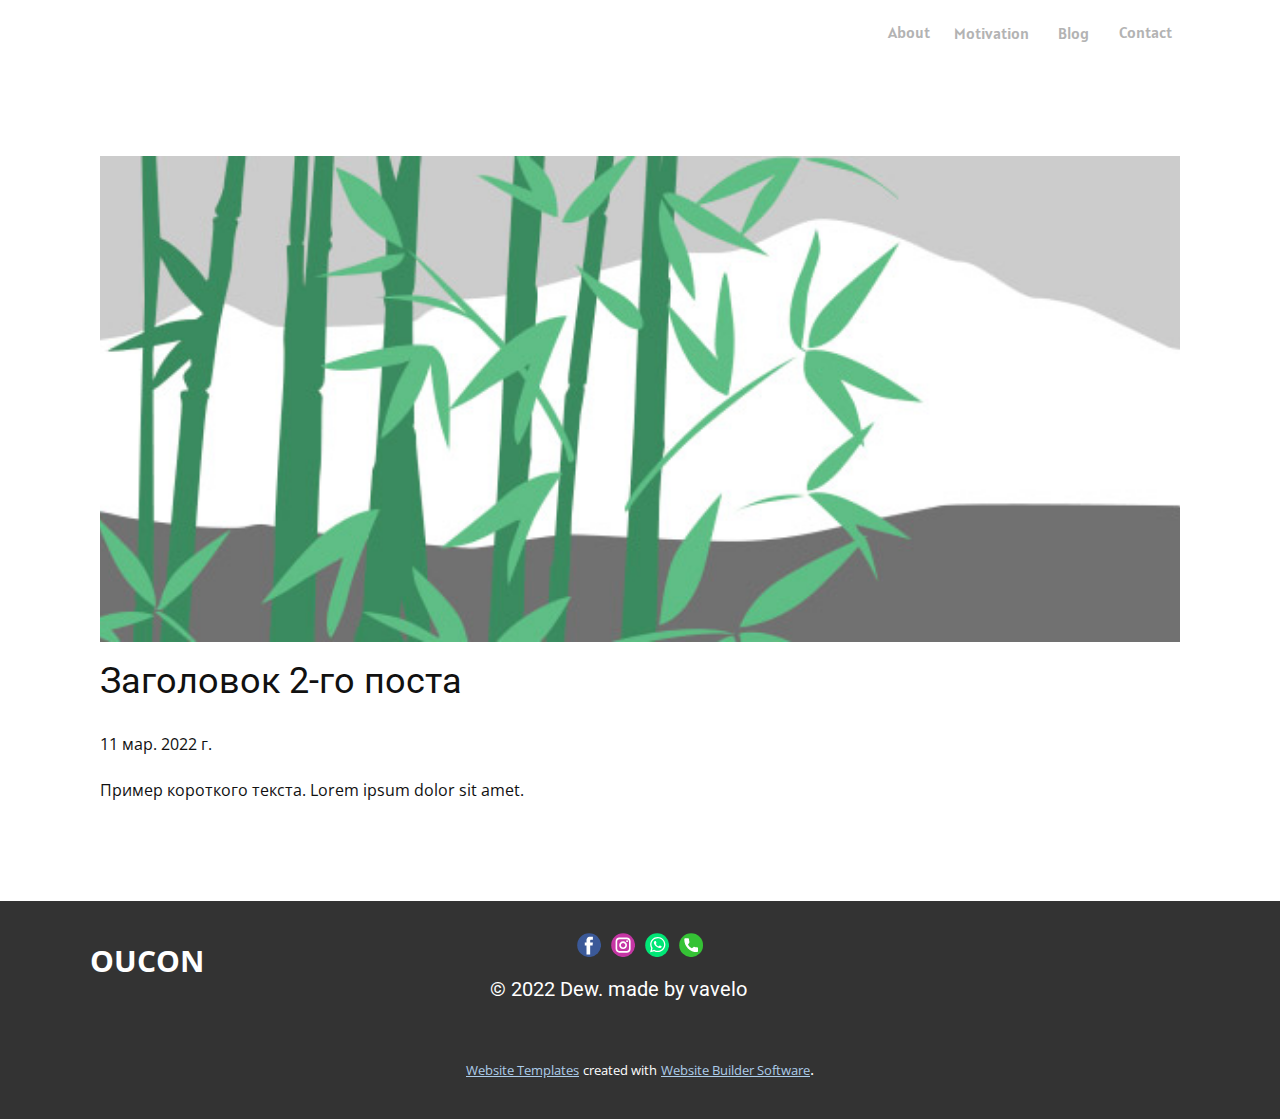
<file: blog/пост-1.html>
<!doctype html>
<html style="font-size: 16px;"><head>
    <meta name="viewport" content="width=device-width, initial-scale=1.0">
    <meta charset="utf-8">
    <meta name="keywords" content="Заголовок 1-го поста">
    <meta name="description" content="">
    <meta name="page_type" content="np-template-header-footer-from-plugin">
    <title>Заголовок 2-го поста</title>
    <link rel="stylesheet" href="../nicepage.css" media="screen">
<link rel="stylesheet" href="../Post-Template.css" media="screen">
    <script class="u-script" type="text/javascript" src="../jquery.js" defer=""></script>
    <script class="u-script" type="text/javascript" src="../nicepage.js" defer=""></script>
    <meta name="generator" content="Nicepage 4.6.5, nicepage.com">
    <link id="u-theme-google-font" rel="stylesheet" href="https://fonts.googleapis.com/css?family=Roboto:100,100i,300,300i,400,400i,500,500i,700,700i,900,900i|Open+Sans:300,300i,400,400i,500,500i,600,600i,700,700i,800,800i">
    <link id="u-page-google-font" rel="stylesheet" href="https://fonts.googleapis.com/css?family=Alatsi:400|Paytone+One:400">
    
    
    <script type="application/ld+json">{
		"@context": "http://schema.org",
		"@type": "Organization",
		"name": "",
		"sameAs": [
				"https://www.facebook.com/profile.php?id=100013075093991",
				"https://www.instagram.com/yesendosov/",
				"https://wa.me/+77083921071?text=Hello%20Yesendosov%20Bereket",
				"tel:+77083921071"
		]
}</script>
    <meta name="theme-color" content="#478ac9">
  </head>
  <body class="u-body u-xl-mode"><header class="u-clearfix u-header u-header" id="sec-156e"><div class="u-clearfix u-sheet u-sheet-1">
        <a href="../Берекет.html#sec-1143" data-page-id="35061022" class="u-border-active-palette-2-base u-border-hover-palette-1-base u-btn u-button-style u-custom-font u-hidden-xs u-none u-text-hover-white u-text-white u-btn-1"> Home</a>
        <a href="../Берекет.html#carousel_5958" data-page-id="35061022" class="u-border-active-palette-2-base u-border-hover-palette-1-base u-border-none u-btn u-button-style u-custom-font u-hidden-xs u-none u-text-grey-30 u-text-hover-grey-5 u-btn-2"> About</a>
        <a href="../Берекет.html#carousel_1f04" data-page-id="35061022" class="u-border-active-palette-2-base u-border-hover-palette-1-base u-btn u-button-style u-custom-font u-hidden-xs u-none u-text-grey-30 u-text-hover-grey-5 u-btn-3">Contact<br>
        </a>
        <a href="../Берекет.html#sec-1e09" data-page-id="35061022" class="u-border-active-palette-2-base u-border-hover-palette-1-base u-border-none u-btn u-button-style u-custom-font u-hidden-xs u-none u-text-grey-30 u-text-hover-grey-5 u-btn-4">Blog</a>
        <a href="../Берекет.html#sec-e6c9" data-page-id="35061022" class="u-border-active-palette-2-base u-border-hover-palette-1-base u-border-none u-btn u-button-style u-custom-font u-hidden-xs u-none u-text-grey-30 u-text-hover-grey-5 u-btn-5">Motivation</a>
        <h5 class="u-custom-font u-text u-text-default u-text-1">
          <a class="u-btn u-button-link u-button-style u-none u-text-white u-btn-6" href="https://www.instagram.com/oucon/">OUCON</a>
        </h5>
      </div></header>
    <section class="u-align-center u-clearfix u-section-1" id="sec-4e1c">
      <div class="u-clearfix u-sheet u-valign-middle-md u-valign-middle-sm u-valign-middle-xs u-sheet-1"><!--post_details--><!--post_details_options_json--><!--{"source":""}--><!--/post_details_options_json--><!--blog_post-->
        <div class="u-container-style u-expanded-width u-post-details u-post-details-1">
          <div class="u-container-layout u-valign-middle u-container-layout-1"><!--blog_post_image-->
            <img alt="" class="u-blog-control u-expanded-width u-image u-image-default u-image-1" src="[data-uri]"><!--/blog_post_image--><!--blog_post_header-->
            <h2 class="u-blog-control u-text u-text-1">Заголовок 2-го поста</h2><!--/blog_post_header--><!--blog_post_metadata-->
            <div class="u-blog-control u-metadata u-metadata-1"><!--blog_post_metadata_date-->
              <span class="u-meta-date u-meta-icon">11 мар. 2022 г.</span><!--/blog_post_metadata_date--><!--blog_post_metadata_category-->
              <!--/blog_post_metadata_category--><!--blog_post_metadata_comments-->
              <!--/blog_post_metadata_comments-->
            </div><!--/blog_post_metadata--><!--blog_post_content-->
            <div class="u-align-justify u-blog-control u-post-content u-text u-text-2 fr-view">
  Пример короткого текста. Lorem ipsum dolor sit amet.
  </div><!--/blog_post_content-->
          </div>
        </div><!--/blog_post--><!--/post_details-->
      </div>
    </section>
    
    
    <footer class="u-clearfix u-footer u-grey-80" id="sec-d70a"><div class="u-clearfix u-sheet u-sheet-1">
        <div class="u-social-icons u-spacing-10 u-social-icons-1">
          <a class="u-social-url" title="facebook" target="_blank" href="https://www.facebook.com/profile.php?id=100013075093991"><span class="u-icon u-social-facebook u-social-icon u-icon-1"><svg class="u-svg-link" preserveAspectRatio="xMidYMin slice" viewBox="0 0 112 112" style=""><use xmlns:xlink="http://www.w3.org/1999/xlink" xlink:href="#svg-cd67"></use></svg><svg class="u-svg-content" viewBox="0 0 112 112" x="0" y="0" id="svg-cd67"><circle fill="currentColor" cx="56.1" cy="56.1" r="55"></circle><path fill="#FFFFFF" d="M73.5,31.6h-9.1c-1.4,0-3.6,0.8-3.6,3.9v8.5h12.6L72,58.3H60.8v40.8H43.9V58.3h-8V43.9h8v-9.2
            c0-6.7,3.1-17,17-17h12.5v13.9H73.5z"></path></svg></span>
          </a>
          <a class="u-social-url" title="instagram" target="_blank" href="https://www.instagram.com/yesendosov/"><span class="u-icon u-social-icon u-social-instagram u-icon-2"><svg class="u-svg-link" preserveAspectRatio="xMidYMin slice" viewBox="0 0 112 112" style=""><use xmlns:xlink="http://www.w3.org/1999/xlink" xlink:href="#svg-ee36"></use></svg><svg class="u-svg-content" viewBox="0 0 112 112" x="0" y="0" id="svg-ee36"><circle fill="currentColor" cx="56.1" cy="56.1" r="55"></circle><path fill="#FFFFFF" d="M55.9,38.2c-9.9,0-17.9,8-17.9,17.9C38,66,46,74,55.9,74c9.9,0,17.9-8,17.9-17.9C73.8,46.2,65.8,38.2,55.9,38.2
            z M55.9,66.4c-5.7,0-10.3-4.6-10.3-10.3c-0.1-5.7,4.6-10.3,10.3-10.3c5.7,0,10.3,4.6,10.3,10.3C66.2,61.8,61.6,66.4,55.9,66.4z"></path><path fill="#FFFFFF" d="M74.3,33.5c-2.3,0-4.2,1.9-4.2,4.2s1.9,4.2,4.2,4.2s4.2-1.9,4.2-4.2S76.6,33.5,74.3,33.5z"></path><path fill="#FFFFFF" d="M73.1,21.3H38.6c-9.7,0-17.5,7.9-17.5,17.5v34.5c0,9.7,7.9,17.6,17.5,17.6h34.5c9.7,0,17.5-7.9,17.5-17.5V38.8
            C90.6,29.1,82.7,21.3,73.1,21.3z M83,73.3c0,5.5-4.5,9.9-9.9,9.9H38.6c-5.5,0-9.9-4.5-9.9-9.9V38.8c0-5.5,4.5-9.9,9.9-9.9h34.5
            c5.5,0,9.9,4.5,9.9,9.9V73.3z"></path></svg></span>
          </a>
          <a class="u-social-url" target="_blank" data-type="Whatsapp" title="Whatsapp" href="https://wa.me/+77083921071?text=Hello%20Yesendosov%20Bereket"><span class="u-icon u-social-icon u-social-whatsapp u-icon-3"><svg class="u-svg-link" preserveAspectRatio="xMidYMin slice" viewBox="0 0 112 112" style=""><use xmlns:xlink="http://www.w3.org/1999/xlink" xlink:href="#svg-1288"></use></svg><svg class="u-svg-content" viewBox="0 0 112 112" x="0" y="0" id="svg-1288"><circle fill="currentColor" cx="56.1" cy="56.1" r="55"></circle><path fill="#FFFFFF" d="M83.8,28.3C77.2,21.7,68.4,18,59,18c-19.3,0-35.1,15.7-35.1,35.1c0,6.2,1.6,12.2,4.7,17.5l-5,18.2L42.2,84
	c5.1,2.8,10.9,4.3,16.8,4.3h0l0,0c19.3,0,35.1-15.7,35.1-35.1C94.1,43.8,90.5,35,83.8,28.3 M59,82.3L59,82.3
	c-5.2,0-10.4-1.4-14.9-4.1l-1.1-0.6l-11,2.9L35,69.8l-0.7-1.1c-2.9-4.6-4.5-10-4.5-15.5C29.8,37,42.9,24,59,24
	c7.8,0,15.1,3,20.6,8.6c5.5,5.5,8.5,12.8,8.5,20.6C88.2,69.2,75.1,82.3,59,82.3 M75,60.5c-0.9-0.4-5.2-2.6-6-2.9
	c-0.8-0.3-1.4-0.4-2,0.4s-2.3,2.9-2.8,3.4c-0.5,0.6-1,0.7-1.9,0.2c-0.9-0.4-3.7-1.4-7.1-4.4c-2.6-2.3-4.4-5.2-4.9-6.1
	c-0.5-0.9-0.1-1.4,0.4-1.8c0.4-0.4,0.9-1,1.3-1.5c0.4-0.5,0.6-0.9,0.9-1.5c0.3-0.6,0.1-1.1-0.1-1.5c-0.2-0.4-2-4.8-2.7-6.5
	c-0.7-1.7-1.4-1.5-2-1.5c-0.5,0-1.1,0-1.7,0c-0.6,0-1.5,0.2-2.3,1.1c-0.8,0.9-3.1,3-3.1,7.3c0,4.3,3.1,8.5,3.6,9.1
	c0.4,0.6,6.2,9.4,15,13.2c2.1,0.9,3.7,1.4,5,1.8c2.1,0.7,4,0.6,5.5,0.3c1.7-0.3,5.2-2.1,5.9-4.2c0.7-2,0.7-3.8,0.5-4.2
	C76.5,61.1,75.9,60.9,75,60.5"></path></svg></span>
          </a>
          <a class="u-social-url" target="_blank" data-type="Phone" title="Phone" href="../tel:+77083921071"><span class="u-icon u-social-icon u-social-phone u-icon-4"><svg class="u-svg-link" preserveAspectRatio="xMidYMin slice" viewBox="0 0 112 112" style=""><use xmlns:xlink="http://www.w3.org/1999/xlink" xlink:href="#svg-45aa"></use></svg><svg class="u-svg-content" viewBox="0 0 112 112" x="0" y="0" id="svg-45aa"><circle fill="currentColor" cx="56.1" cy="56.1" r="55"></circle><path fill="#FFFFFF" d="M82.7,66c-3.9,0-7.7-0.6-11.3-1.8c-1.8-0.6-4,0-5,1.1l-7.1,5.4c-8.3-4.4-13.4-9.5-17.7-17.7l5.2-7
	c1.4-1.4,1.8-3.3,1.3-5.2c-1.2-3.6-1.8-7.5-1.8-11.3c0-2.8-2.3-5.1-5.1-5.1H29.5c-2.8,0-5.1,2.3-5.1,5.1c0,32.2,26.2,58.4,58.4,58.4
	c2.8,0,5.1-2.3,5.1-5.1V71.1C87.8,68.3,85.6,66,82.7,66z"></path></svg></span>
          </a>
        </div>
        <a class="u-btn u-button-link u-button-style u-none u-text-white u-btn-1" href="https://www.instagram.com/oucon/">OUCON</a><!--position-->
        <div data-position="" class="u-position u-position-1"><!--block-->
          <div class="u-block">
            <div class="u-block-container u-clearfix"><!--block_header-->
              <h5 class="u-block-header u-text"><!--block_header_content--> © 2022 Dew. made by vavelo<!--/block_header_content--></h5><!--/block_header--><!--block_content-->
              <div class="u-block-content u-text"><!--block_content_content--><!--/block_content_content--></div><!--/block_content-->
            </div>
          </div><!--/block-->
        </div><!--/position-->
      </div></footer>
    <section class="u-backlink u-clearfix u-grey-80">
      <a class="u-link" href="https://nicepage.com/website-templates" target="_blank">
        <span>Website Templates</span>
      </a>
      <p class="u-text">
        <span>created with</span>
      </p>
      <a class="u-link" href="" target="_blank">
        <span>Website Builder Software</span>
      </a>. 
    </section>
  
</body></html>
</file>
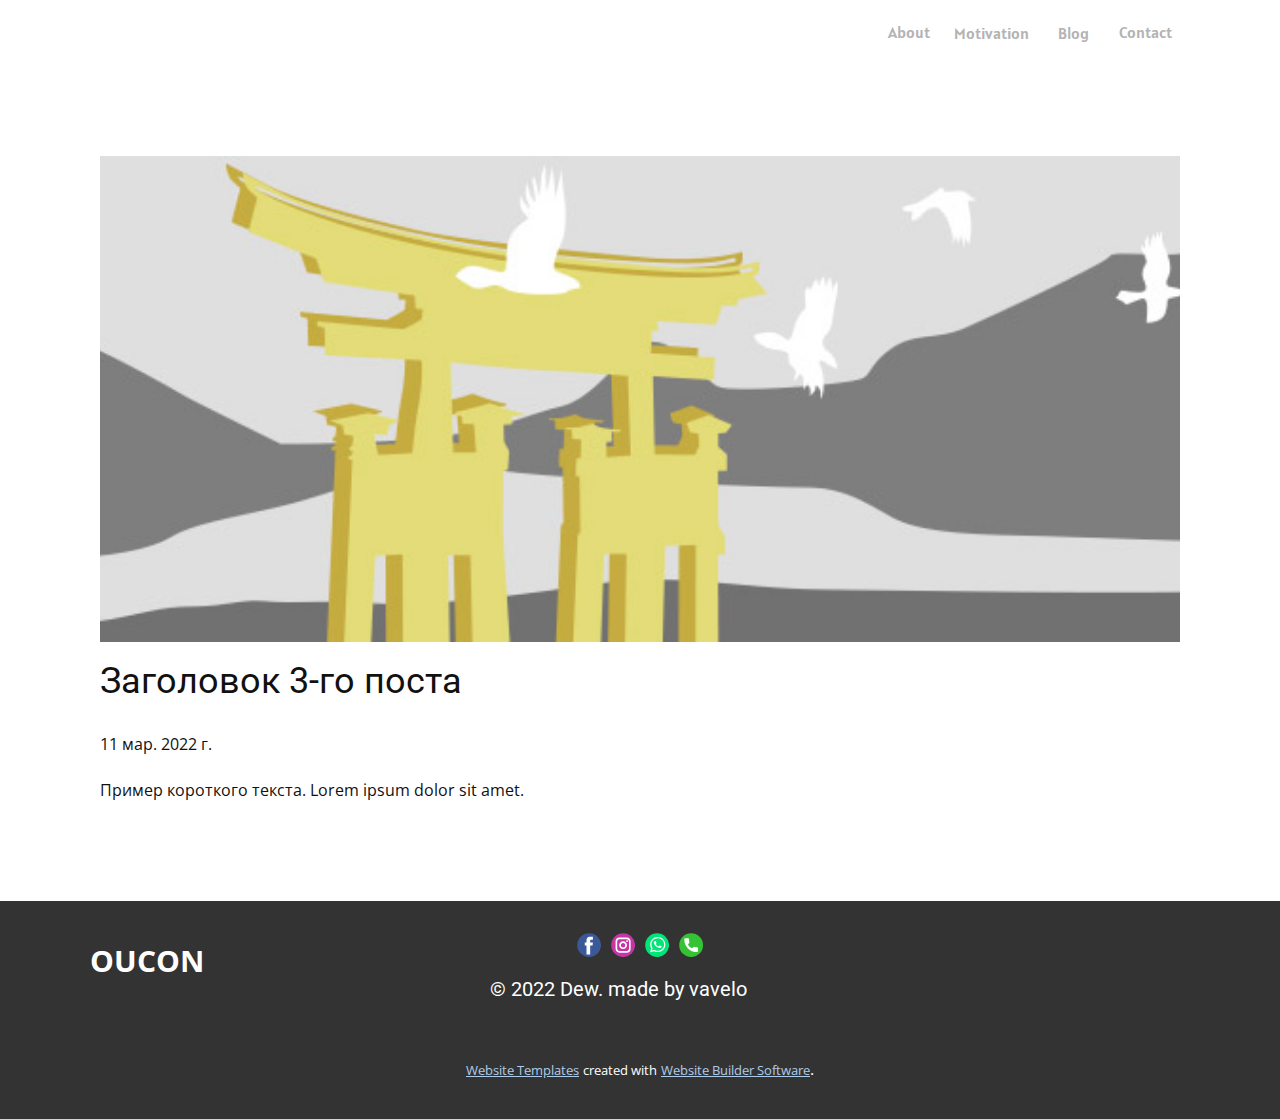
<file: blog/пост-2.html>
<!doctype html>
<html style="font-size: 16px;"><head>
    <meta name="viewport" content="width=device-width, initial-scale=1.0">
    <meta charset="utf-8">
    <meta name="keywords" content="Заголовок 1-го поста">
    <meta name="description" content="">
    <meta name="page_type" content="np-template-header-footer-from-plugin">
    <title>Заголовок 3-го поста</title>
    <link rel="stylesheet" href="../nicepage.css" media="screen">
<link rel="stylesheet" href="../Post-Template.css" media="screen">
    <script class="u-script" type="text/javascript" src="../jquery.js" defer=""></script>
    <script class="u-script" type="text/javascript" src="../nicepage.js" defer=""></script>
    <meta name="generator" content="Nicepage 4.6.5, nicepage.com">
    <link id="u-theme-google-font" rel="stylesheet" href="https://fonts.googleapis.com/css?family=Roboto:100,100i,300,300i,400,400i,500,500i,700,700i,900,900i|Open+Sans:300,300i,400,400i,500,500i,600,600i,700,700i,800,800i">
    <link id="u-page-google-font" rel="stylesheet" href="https://fonts.googleapis.com/css?family=Alatsi:400|Paytone+One:400">
    
    
    <script type="application/ld+json">{
		"@context": "http://schema.org",
		"@type": "Organization",
		"name": "",
		"sameAs": [
				"https://www.facebook.com/profile.php?id=100013075093991",
				"https://www.instagram.com/yesendosov/",
				"https://wa.me/+77083921071?text=Hello%20Yesendosov%20Bereket",
				"tel:+77083921071"
		]
}</script>
    <meta name="theme-color" content="#478ac9">
  </head>
  <body class="u-body u-xl-mode"><header class="u-clearfix u-header u-header" id="sec-156e"><div class="u-clearfix u-sheet u-sheet-1">
        <a href="../Берекет.html#sec-1143" data-page-id="35061022" class="u-border-active-palette-2-base u-border-hover-palette-1-base u-btn u-button-style u-custom-font u-hidden-xs u-none u-text-hover-white u-text-white u-btn-1"> Home</a>
        <a href="../Берекет.html#carousel_5958" data-page-id="35061022" class="u-border-active-palette-2-base u-border-hover-palette-1-base u-border-none u-btn u-button-style u-custom-font u-hidden-xs u-none u-text-grey-30 u-text-hover-grey-5 u-btn-2"> About</a>
        <a href="../Берекет.html#carousel_1f04" data-page-id="35061022" class="u-border-active-palette-2-base u-border-hover-palette-1-base u-btn u-button-style u-custom-font u-hidden-xs u-none u-text-grey-30 u-text-hover-grey-5 u-btn-3">Contact<br>
        </a>
        <a href="../Берекет.html#sec-1e09" data-page-id="35061022" class="u-border-active-palette-2-base u-border-hover-palette-1-base u-border-none u-btn u-button-style u-custom-font u-hidden-xs u-none u-text-grey-30 u-text-hover-grey-5 u-btn-4">Blog</a>
        <a href="../Берекет.html#sec-e6c9" data-page-id="35061022" class="u-border-active-palette-2-base u-border-hover-palette-1-base u-border-none u-btn u-button-style u-custom-font u-hidden-xs u-none u-text-grey-30 u-text-hover-grey-5 u-btn-5">Motivation</a>
        <h5 class="u-custom-font u-text u-text-default u-text-1">
          <a class="u-btn u-button-link u-button-style u-none u-text-white u-btn-6" href="https://www.instagram.com/oucon/">OUCON</a>
        </h5>
      </div></header>
    <section class="u-align-center u-clearfix u-section-1" id="sec-4e1c">
      <div class="u-clearfix u-sheet u-valign-middle-md u-valign-middle-sm u-valign-middle-xs u-sheet-1"><!--post_details--><!--post_details_options_json--><!--{"source":""}--><!--/post_details_options_json--><!--blog_post-->
        <div class="u-container-style u-expanded-width u-post-details u-post-details-1">
          <div class="u-container-layout u-valign-middle u-container-layout-1"><!--blog_post_image-->
            <img alt="" class="u-blog-control u-expanded-width u-image u-image-default u-image-1" src="[data-uri]"><!--/blog_post_image--><!--blog_post_header-->
            <h2 class="u-blog-control u-text u-text-1">Заголовок 3-го поста</h2><!--/blog_post_header--><!--blog_post_metadata-->
            <div class="u-blog-control u-metadata u-metadata-1"><!--blog_post_metadata_date-->
              <span class="u-meta-date u-meta-icon">11 мар. 2022 г.</span><!--/blog_post_metadata_date--><!--blog_post_metadata_category-->
              <!--/blog_post_metadata_category--><!--blog_post_metadata_comments-->
              <!--/blog_post_metadata_comments-->
            </div><!--/blog_post_metadata--><!--blog_post_content-->
            <div class="u-align-justify u-blog-control u-post-content u-text u-text-2 fr-view">
  Пример короткого текста. Lorem ipsum dolor sit amet.
  </div><!--/blog_post_content-->
          </div>
        </div><!--/blog_post--><!--/post_details-->
      </div>
    </section>
    
    
    <footer class="u-clearfix u-footer u-grey-80" id="sec-d70a"><div class="u-clearfix u-sheet u-sheet-1">
        <div class="u-social-icons u-spacing-10 u-social-icons-1">
          <a class="u-social-url" title="facebook" target="_blank" href="https://www.facebook.com/profile.php?id=100013075093991"><span class="u-icon u-social-facebook u-social-icon u-icon-1"><svg class="u-svg-link" preserveAspectRatio="xMidYMin slice" viewBox="0 0 112 112" style=""><use xmlns:xlink="http://www.w3.org/1999/xlink" xlink:href="#svg-cd67"></use></svg><svg class="u-svg-content" viewBox="0 0 112 112" x="0" y="0" id="svg-cd67"><circle fill="currentColor" cx="56.1" cy="56.1" r="55"></circle><path fill="#FFFFFF" d="M73.5,31.6h-9.1c-1.4,0-3.6,0.8-3.6,3.9v8.5h12.6L72,58.3H60.8v40.8H43.9V58.3h-8V43.9h8v-9.2
            c0-6.7,3.1-17,17-17h12.5v13.9H73.5z"></path></svg></span>
          </a>
          <a class="u-social-url" title="instagram" target="_blank" href="https://www.instagram.com/yesendosov/"><span class="u-icon u-social-icon u-social-instagram u-icon-2"><svg class="u-svg-link" preserveAspectRatio="xMidYMin slice" viewBox="0 0 112 112" style=""><use xmlns:xlink="http://www.w3.org/1999/xlink" xlink:href="#svg-ee36"></use></svg><svg class="u-svg-content" viewBox="0 0 112 112" x="0" y="0" id="svg-ee36"><circle fill="currentColor" cx="56.1" cy="56.1" r="55"></circle><path fill="#FFFFFF" d="M55.9,38.2c-9.9,0-17.9,8-17.9,17.9C38,66,46,74,55.9,74c9.9,0,17.9-8,17.9-17.9C73.8,46.2,65.8,38.2,55.9,38.2
            z M55.9,66.4c-5.7,0-10.3-4.6-10.3-10.3c-0.1-5.7,4.6-10.3,10.3-10.3c5.7,0,10.3,4.6,10.3,10.3C66.2,61.8,61.6,66.4,55.9,66.4z"></path><path fill="#FFFFFF" d="M74.3,33.5c-2.3,0-4.2,1.9-4.2,4.2s1.9,4.2,4.2,4.2s4.2-1.9,4.2-4.2S76.6,33.5,74.3,33.5z"></path><path fill="#FFFFFF" d="M73.1,21.3H38.6c-9.7,0-17.5,7.9-17.5,17.5v34.5c0,9.7,7.9,17.6,17.5,17.6h34.5c9.7,0,17.5-7.9,17.5-17.5V38.8
            C90.6,29.1,82.7,21.3,73.1,21.3z M83,73.3c0,5.5-4.5,9.9-9.9,9.9H38.6c-5.5,0-9.9-4.5-9.9-9.9V38.8c0-5.5,4.5-9.9,9.9-9.9h34.5
            c5.5,0,9.9,4.5,9.9,9.9V73.3z"></path></svg></span>
          </a>
          <a class="u-social-url" target="_blank" data-type="Whatsapp" title="Whatsapp" href="https://wa.me/+77083921071?text=Hello%20Yesendosov%20Bereket"><span class="u-icon u-social-icon u-social-whatsapp u-icon-3"><svg class="u-svg-link" preserveAspectRatio="xMidYMin slice" viewBox="0 0 112 112" style=""><use xmlns:xlink="http://www.w3.org/1999/xlink" xlink:href="#svg-1288"></use></svg><svg class="u-svg-content" viewBox="0 0 112 112" x="0" y="0" id="svg-1288"><circle fill="currentColor" cx="56.1" cy="56.1" r="55"></circle><path fill="#FFFFFF" d="M83.8,28.3C77.2,21.7,68.4,18,59,18c-19.3,0-35.1,15.7-35.1,35.1c0,6.2,1.6,12.2,4.7,17.5l-5,18.2L42.2,84
	c5.1,2.8,10.9,4.3,16.8,4.3h0l0,0c19.3,0,35.1-15.7,35.1-35.1C94.1,43.8,90.5,35,83.8,28.3 M59,82.3L59,82.3
	c-5.2,0-10.4-1.4-14.9-4.1l-1.1-0.6l-11,2.9L35,69.8l-0.7-1.1c-2.9-4.6-4.5-10-4.5-15.5C29.8,37,42.9,24,59,24
	c7.8,0,15.1,3,20.6,8.6c5.5,5.5,8.5,12.8,8.5,20.6C88.2,69.2,75.1,82.3,59,82.3 M75,60.5c-0.9-0.4-5.2-2.6-6-2.9
	c-0.8-0.3-1.4-0.4-2,0.4s-2.3,2.9-2.8,3.4c-0.5,0.6-1,0.7-1.9,0.2c-0.9-0.4-3.7-1.4-7.1-4.4c-2.6-2.3-4.4-5.2-4.9-6.1
	c-0.5-0.9-0.1-1.4,0.4-1.8c0.4-0.4,0.9-1,1.3-1.5c0.4-0.5,0.6-0.9,0.9-1.5c0.3-0.6,0.1-1.1-0.1-1.5c-0.2-0.4-2-4.8-2.7-6.5
	c-0.7-1.7-1.4-1.5-2-1.5c-0.5,0-1.1,0-1.7,0c-0.6,0-1.5,0.2-2.3,1.1c-0.8,0.9-3.1,3-3.1,7.3c0,4.3,3.1,8.5,3.6,9.1
	c0.4,0.6,6.2,9.4,15,13.2c2.1,0.9,3.7,1.4,5,1.8c2.1,0.7,4,0.6,5.5,0.3c1.7-0.3,5.2-2.1,5.9-4.2c0.7-2,0.7-3.8,0.5-4.2
	C76.5,61.1,75.9,60.9,75,60.5"></path></svg></span>
          </a>
          <a class="u-social-url" target="_blank" data-type="Phone" title="Phone" href="../tel:+77083921071"><span class="u-icon u-social-icon u-social-phone u-icon-4"><svg class="u-svg-link" preserveAspectRatio="xMidYMin slice" viewBox="0 0 112 112" style=""><use xmlns:xlink="http://www.w3.org/1999/xlink" xlink:href="#svg-45aa"></use></svg><svg class="u-svg-content" viewBox="0 0 112 112" x="0" y="0" id="svg-45aa"><circle fill="currentColor" cx="56.1" cy="56.1" r="55"></circle><path fill="#FFFFFF" d="M82.7,66c-3.9,0-7.7-0.6-11.3-1.8c-1.8-0.6-4,0-5,1.1l-7.1,5.4c-8.3-4.4-13.4-9.5-17.7-17.7l5.2-7
	c1.4-1.4,1.8-3.3,1.3-5.2c-1.2-3.6-1.8-7.5-1.8-11.3c0-2.8-2.3-5.1-5.1-5.1H29.5c-2.8,0-5.1,2.3-5.1,5.1c0,32.2,26.2,58.4,58.4,58.4
	c2.8,0,5.1-2.3,5.1-5.1V71.1C87.8,68.3,85.6,66,82.7,66z"></path></svg></span>
          </a>
        </div>
        <a class="u-btn u-button-link u-button-style u-none u-text-white u-btn-1" href="https://www.instagram.com/oucon/">OUCON</a><!--position-->
        <div data-position="" class="u-position u-position-1"><!--block-->
          <div class="u-block">
            <div class="u-block-container u-clearfix"><!--block_header-->
              <h5 class="u-block-header u-text"><!--block_header_content--> © 2022 Dew. made by vavelo<!--/block_header_content--></h5><!--/block_header--><!--block_content-->
              <div class="u-block-content u-text"><!--block_content_content--><!--/block_content_content--></div><!--/block_content-->
            </div>
          </div><!--/block-->
        </div><!--/position-->
      </div></footer>
    <section class="u-backlink u-clearfix u-grey-80">
      <a class="u-link" href="https://nicepage.com/website-templates" target="_blank">
        <span>Website Templates</span>
      </a>
      <p class="u-text">
        <span>created with</span>
      </p>
      <a class="u-link" href="" target="_blank">
        <span>Website Builder Software</span>
      </a>. 
    </section>
  
</body></html>
</file>
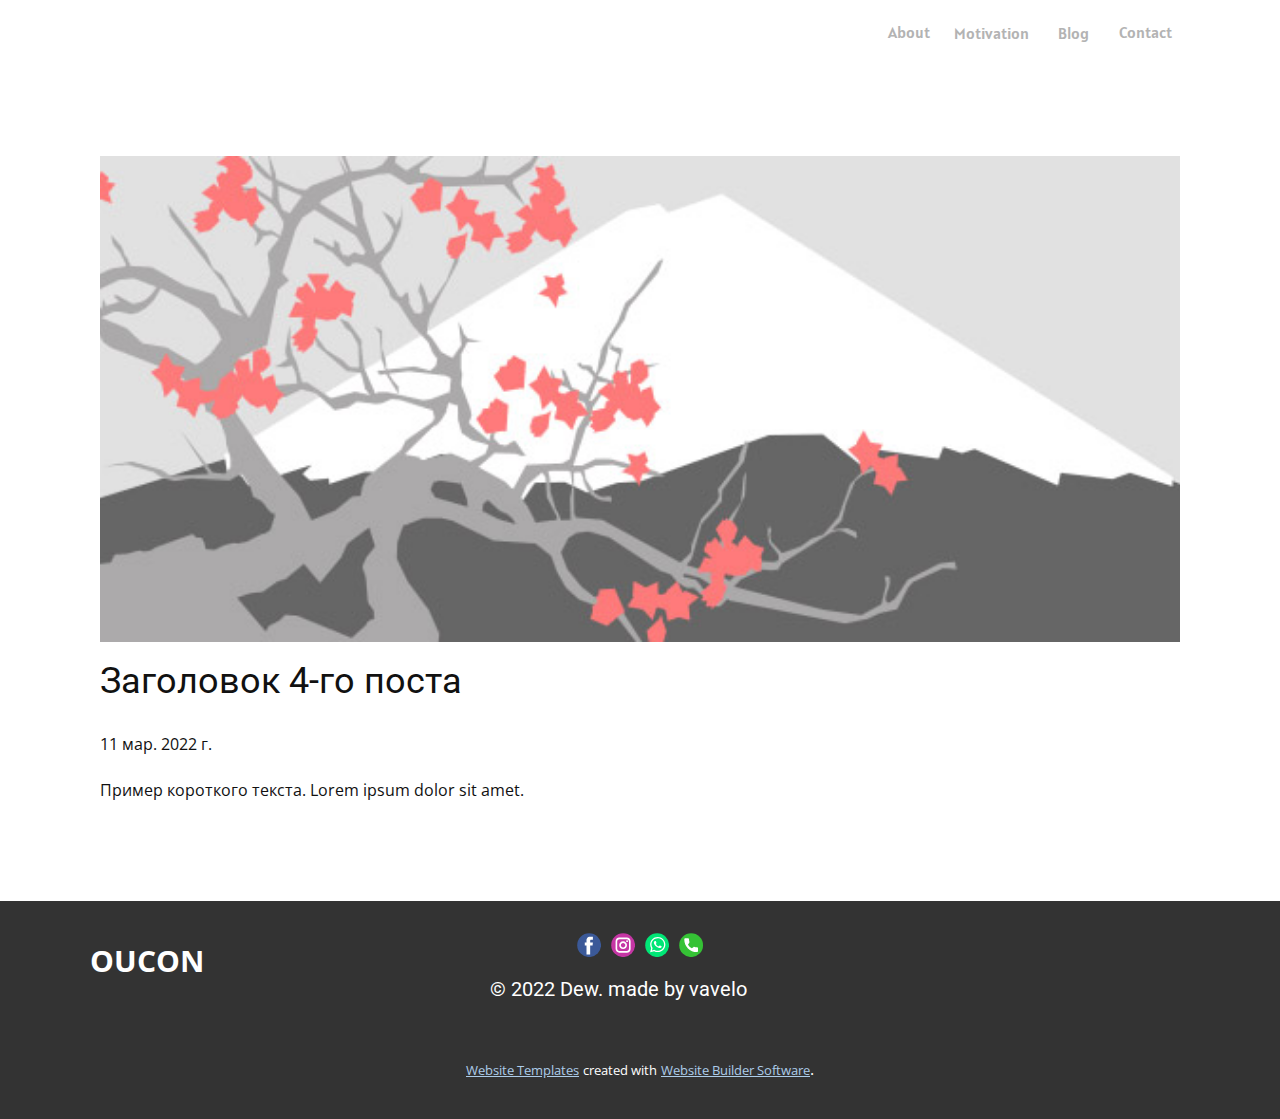
<file: blog/пост-3.html>
<!doctype html>
<html style="font-size: 16px;"><head>
    <meta name="viewport" content="width=device-width, initial-scale=1.0">
    <meta charset="utf-8">
    <meta name="keywords" content="Заголовок 1-го поста">
    <meta name="description" content="">
    <meta name="page_type" content="np-template-header-footer-from-plugin">
    <title>Заголовок 4-го поста</title>
    <link rel="stylesheet" href="../nicepage.css" media="screen">
<link rel="stylesheet" href="../Post-Template.css" media="screen">
    <script class="u-script" type="text/javascript" src="../jquery.js" defer=""></script>
    <script class="u-script" type="text/javascript" src="../nicepage.js" defer=""></script>
    <meta name="generator" content="Nicepage 4.6.5, nicepage.com">
    <link id="u-theme-google-font" rel="stylesheet" href="https://fonts.googleapis.com/css?family=Roboto:100,100i,300,300i,400,400i,500,500i,700,700i,900,900i|Open+Sans:300,300i,400,400i,500,500i,600,600i,700,700i,800,800i">
    <link id="u-page-google-font" rel="stylesheet" href="https://fonts.googleapis.com/css?family=Alatsi:400|Paytone+One:400">
    
    
    <script type="application/ld+json">{
		"@context": "http://schema.org",
		"@type": "Organization",
		"name": "",
		"sameAs": [
				"https://www.facebook.com/profile.php?id=100013075093991",
				"https://www.instagram.com/yesendosov/",
				"https://wa.me/+77083921071?text=Hello%20Yesendosov%20Bereket",
				"tel:+77083921071"
		]
}</script>
    <meta name="theme-color" content="#478ac9">
  </head>
  <body class="u-body u-xl-mode"><header class="u-clearfix u-header u-header" id="sec-156e"><div class="u-clearfix u-sheet u-sheet-1">
        <a href="../Берекет.html#sec-1143" data-page-id="35061022" class="u-border-active-palette-2-base u-border-hover-palette-1-base u-btn u-button-style u-custom-font u-hidden-xs u-none u-text-hover-white u-text-white u-btn-1"> Home</a>
        <a href="../Берекет.html#carousel_5958" data-page-id="35061022" class="u-border-active-palette-2-base u-border-hover-palette-1-base u-border-none u-btn u-button-style u-custom-font u-hidden-xs u-none u-text-grey-30 u-text-hover-grey-5 u-btn-2"> About</a>
        <a href="../Берекет.html#carousel_1f04" data-page-id="35061022" class="u-border-active-palette-2-base u-border-hover-palette-1-base u-btn u-button-style u-custom-font u-hidden-xs u-none u-text-grey-30 u-text-hover-grey-5 u-btn-3">Contact<br>
        </a>
        <a href="../Берекет.html#sec-1e09" data-page-id="35061022" class="u-border-active-palette-2-base u-border-hover-palette-1-base u-border-none u-btn u-button-style u-custom-font u-hidden-xs u-none u-text-grey-30 u-text-hover-grey-5 u-btn-4">Blog</a>
        <a href="../Берекет.html#sec-e6c9" data-page-id="35061022" class="u-border-active-palette-2-base u-border-hover-palette-1-base u-border-none u-btn u-button-style u-custom-font u-hidden-xs u-none u-text-grey-30 u-text-hover-grey-5 u-btn-5">Motivation</a>
        <h5 class="u-custom-font u-text u-text-default u-text-1">
          <a class="u-btn u-button-link u-button-style u-none u-text-white u-btn-6" href="https://www.instagram.com/oucon/">OUCON</a>
        </h5>
      </div></header>
    <section class="u-align-center u-clearfix u-section-1" id="sec-4e1c">
      <div class="u-clearfix u-sheet u-valign-middle-md u-valign-middle-sm u-valign-middle-xs u-sheet-1"><!--post_details--><!--post_details_options_json--><!--{"source":""}--><!--/post_details_options_json--><!--blog_post-->
        <div class="u-container-style u-expanded-width u-post-details u-post-details-1">
          <div class="u-container-layout u-valign-middle u-container-layout-1"><!--blog_post_image-->
            <img alt="" class="u-blog-control u-expanded-width u-image u-image-default u-image-1" src="[data-uri]"><!--/blog_post_image--><!--blog_post_header-->
            <h2 class="u-blog-control u-text u-text-1">Заголовок 4-го поста</h2><!--/blog_post_header--><!--blog_post_metadata-->
            <div class="u-blog-control u-metadata u-metadata-1"><!--blog_post_metadata_date-->
              <span class="u-meta-date u-meta-icon">11 мар. 2022 г.</span><!--/blog_post_metadata_date--><!--blog_post_metadata_category-->
              <!--/blog_post_metadata_category--><!--blog_post_metadata_comments-->
              <!--/blog_post_metadata_comments-->
            </div><!--/blog_post_metadata--><!--blog_post_content-->
            <div class="u-align-justify u-blog-control u-post-content u-text u-text-2 fr-view">
  Пример короткого текста. Lorem ipsum dolor sit amet.
  </div><!--/blog_post_content-->
          </div>
        </div><!--/blog_post--><!--/post_details-->
      </div>
    </section>
    
    
    <footer class="u-clearfix u-footer u-grey-80" id="sec-d70a"><div class="u-clearfix u-sheet u-sheet-1">
        <div class="u-social-icons u-spacing-10 u-social-icons-1">
          <a class="u-social-url" title="facebook" target="_blank" href="https://www.facebook.com/profile.php?id=100013075093991"><span class="u-icon u-social-facebook u-social-icon u-icon-1"><svg class="u-svg-link" preserveAspectRatio="xMidYMin slice" viewBox="0 0 112 112" style=""><use xmlns:xlink="http://www.w3.org/1999/xlink" xlink:href="#svg-cd67"></use></svg><svg class="u-svg-content" viewBox="0 0 112 112" x="0" y="0" id="svg-cd67"><circle fill="currentColor" cx="56.1" cy="56.1" r="55"></circle><path fill="#FFFFFF" d="M73.5,31.6h-9.1c-1.4,0-3.6,0.8-3.6,3.9v8.5h12.6L72,58.3H60.8v40.8H43.9V58.3h-8V43.9h8v-9.2
            c0-6.7,3.1-17,17-17h12.5v13.9H73.5z"></path></svg></span>
          </a>
          <a class="u-social-url" title="instagram" target="_blank" href="https://www.instagram.com/yesendosov/"><span class="u-icon u-social-icon u-social-instagram u-icon-2"><svg class="u-svg-link" preserveAspectRatio="xMidYMin slice" viewBox="0 0 112 112" style=""><use xmlns:xlink="http://www.w3.org/1999/xlink" xlink:href="#svg-ee36"></use></svg><svg class="u-svg-content" viewBox="0 0 112 112" x="0" y="0" id="svg-ee36"><circle fill="currentColor" cx="56.1" cy="56.1" r="55"></circle><path fill="#FFFFFF" d="M55.9,38.2c-9.9,0-17.9,8-17.9,17.9C38,66,46,74,55.9,74c9.9,0,17.9-8,17.9-17.9C73.8,46.2,65.8,38.2,55.9,38.2
            z M55.9,66.4c-5.7,0-10.3-4.6-10.3-10.3c-0.1-5.7,4.6-10.3,10.3-10.3c5.7,0,10.3,4.6,10.3,10.3C66.2,61.8,61.6,66.4,55.9,66.4z"></path><path fill="#FFFFFF" d="M74.3,33.5c-2.3,0-4.2,1.9-4.2,4.2s1.9,4.2,4.2,4.2s4.2-1.9,4.2-4.2S76.6,33.5,74.3,33.5z"></path><path fill="#FFFFFF" d="M73.1,21.3H38.6c-9.7,0-17.5,7.9-17.5,17.5v34.5c0,9.7,7.9,17.6,17.5,17.6h34.5c9.7,0,17.5-7.9,17.5-17.5V38.8
            C90.6,29.1,82.7,21.3,73.1,21.3z M83,73.3c0,5.5-4.5,9.9-9.9,9.9H38.6c-5.5,0-9.9-4.5-9.9-9.9V38.8c0-5.5,4.5-9.9,9.9-9.9h34.5
            c5.5,0,9.9,4.5,9.9,9.9V73.3z"></path></svg></span>
          </a>
          <a class="u-social-url" target="_blank" data-type="Whatsapp" title="Whatsapp" href="https://wa.me/+77083921071?text=Hello%20Yesendosov%20Bereket"><span class="u-icon u-social-icon u-social-whatsapp u-icon-3"><svg class="u-svg-link" preserveAspectRatio="xMidYMin slice" viewBox="0 0 112 112" style=""><use xmlns:xlink="http://www.w3.org/1999/xlink" xlink:href="#svg-1288"></use></svg><svg class="u-svg-content" viewBox="0 0 112 112" x="0" y="0" id="svg-1288"><circle fill="currentColor" cx="56.1" cy="56.1" r="55"></circle><path fill="#FFFFFF" d="M83.8,28.3C77.2,21.7,68.4,18,59,18c-19.3,0-35.1,15.7-35.1,35.1c0,6.2,1.6,12.2,4.7,17.5l-5,18.2L42.2,84
	c5.1,2.8,10.9,4.3,16.8,4.3h0l0,0c19.3,0,35.1-15.7,35.1-35.1C94.1,43.8,90.5,35,83.8,28.3 M59,82.3L59,82.3
	c-5.2,0-10.4-1.4-14.9-4.1l-1.1-0.6l-11,2.9L35,69.8l-0.7-1.1c-2.9-4.6-4.5-10-4.5-15.5C29.8,37,42.9,24,59,24
	c7.8,0,15.1,3,20.6,8.6c5.5,5.5,8.5,12.8,8.5,20.6C88.2,69.2,75.1,82.3,59,82.3 M75,60.5c-0.9-0.4-5.2-2.6-6-2.9
	c-0.8-0.3-1.4-0.4-2,0.4s-2.3,2.9-2.8,3.4c-0.5,0.6-1,0.7-1.9,0.2c-0.9-0.4-3.7-1.4-7.1-4.4c-2.6-2.3-4.4-5.2-4.9-6.1
	c-0.5-0.9-0.1-1.4,0.4-1.8c0.4-0.4,0.9-1,1.3-1.5c0.4-0.5,0.6-0.9,0.9-1.5c0.3-0.6,0.1-1.1-0.1-1.5c-0.2-0.4-2-4.8-2.7-6.5
	c-0.7-1.7-1.4-1.5-2-1.5c-0.5,0-1.1,0-1.7,0c-0.6,0-1.5,0.2-2.3,1.1c-0.8,0.9-3.1,3-3.1,7.3c0,4.3,3.1,8.5,3.6,9.1
	c0.4,0.6,6.2,9.4,15,13.2c2.1,0.9,3.7,1.4,5,1.8c2.1,0.7,4,0.6,5.5,0.3c1.7-0.3,5.2-2.1,5.9-4.2c0.7-2,0.7-3.8,0.5-4.2
	C76.5,61.1,75.9,60.9,75,60.5"></path></svg></span>
          </a>
          <a class="u-social-url" target="_blank" data-type="Phone" title="Phone" href="../tel:+77083921071"><span class="u-icon u-social-icon u-social-phone u-icon-4"><svg class="u-svg-link" preserveAspectRatio="xMidYMin slice" viewBox="0 0 112 112" style=""><use xmlns:xlink="http://www.w3.org/1999/xlink" xlink:href="#svg-45aa"></use></svg><svg class="u-svg-content" viewBox="0 0 112 112" x="0" y="0" id="svg-45aa"><circle fill="currentColor" cx="56.1" cy="56.1" r="55"></circle><path fill="#FFFFFF" d="M82.7,66c-3.9,0-7.7-0.6-11.3-1.8c-1.8-0.6-4,0-5,1.1l-7.1,5.4c-8.3-4.4-13.4-9.5-17.7-17.7l5.2-7
	c1.4-1.4,1.8-3.3,1.3-5.2c-1.2-3.6-1.8-7.5-1.8-11.3c0-2.8-2.3-5.1-5.1-5.1H29.5c-2.8,0-5.1,2.3-5.1,5.1c0,32.2,26.2,58.4,58.4,58.4
	c2.8,0,5.1-2.3,5.1-5.1V71.1C87.8,68.3,85.6,66,82.7,66z"></path></svg></span>
          </a>
        </div>
        <a class="u-btn u-button-link u-button-style u-none u-text-white u-btn-1" href="https://www.instagram.com/oucon/">OUCON</a><!--position-->
        <div data-position="" class="u-position u-position-1"><!--block-->
          <div class="u-block">
            <div class="u-block-container u-clearfix"><!--block_header-->
              <h5 class="u-block-header u-text"><!--block_header_content--> © 2022 Dew. made by vavelo<!--/block_header_content--></h5><!--/block_header--><!--block_content-->
              <div class="u-block-content u-text"><!--block_content_content--><!--/block_content_content--></div><!--/block_content-->
            </div>
          </div><!--/block-->
        </div><!--/position-->
      </div></footer>
    <section class="u-backlink u-clearfix u-grey-80">
      <a class="u-link" href="https://nicepage.com/website-templates" target="_blank">
        <span>Website Templates</span>
      </a>
      <p class="u-text">
        <span>created with</span>
      </p>
      <a class="u-link" href="" target="_blank">
        <span>Website Builder Software</span>
      </a>. 
    </section>
  
</body></html>
</file>
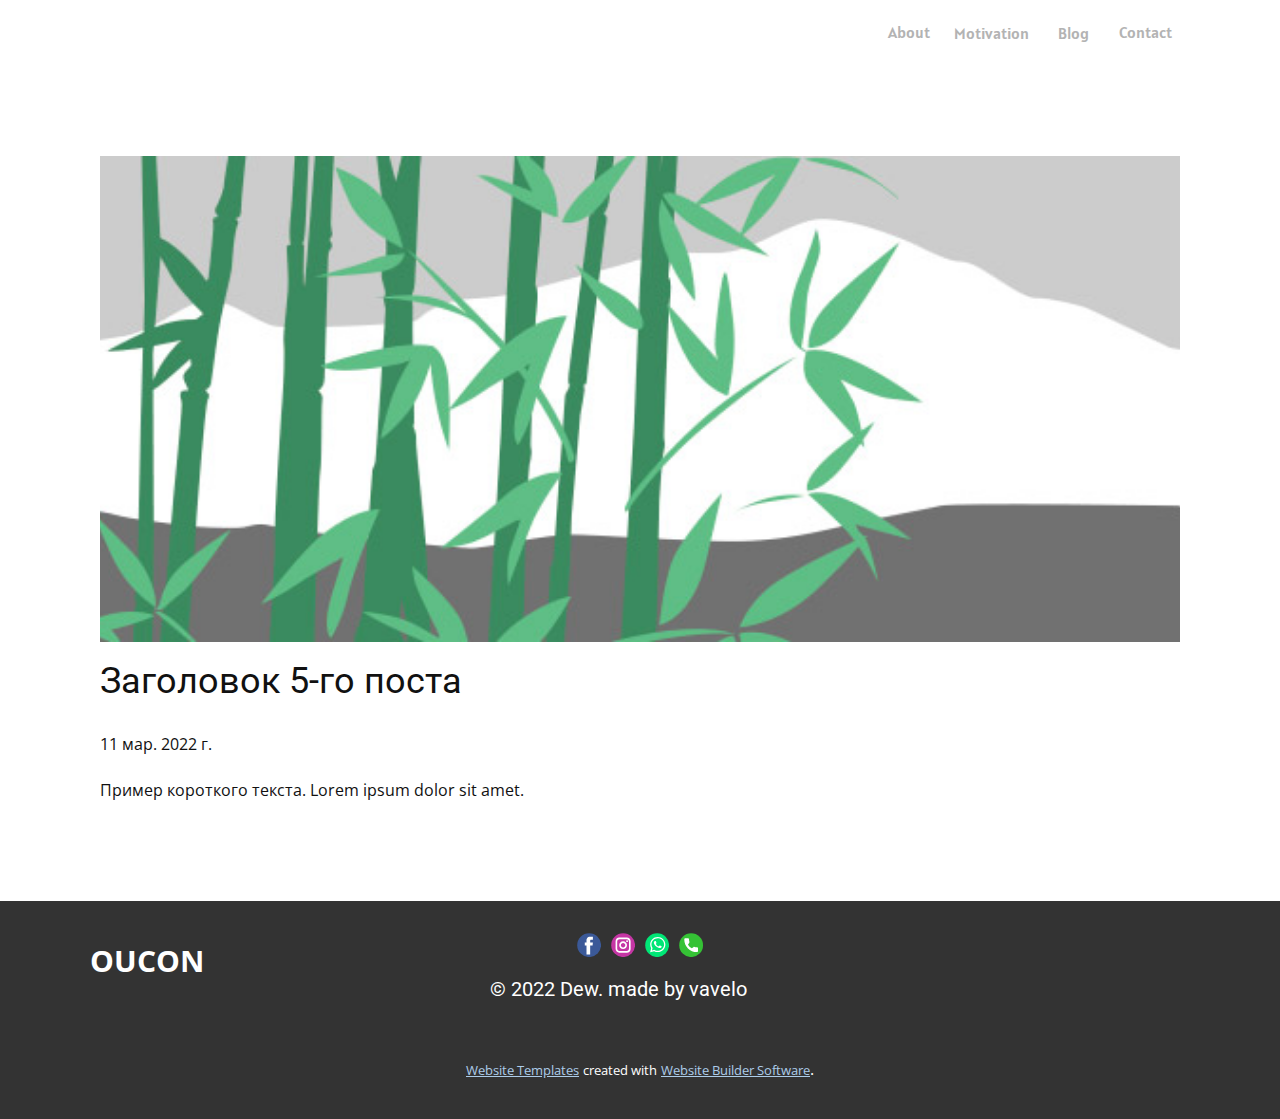
<file: blog/пост-4.html>
<!doctype html>
<html style="font-size: 16px;"><head>
    <meta name="viewport" content="width=device-width, initial-scale=1.0">
    <meta charset="utf-8">
    <meta name="keywords" content="Заголовок 1-го поста">
    <meta name="description" content="">
    <meta name="page_type" content="np-template-header-footer-from-plugin">
    <title>Заголовок 5-го поста</title>
    <link rel="stylesheet" href="../nicepage.css" media="screen">
<link rel="stylesheet" href="../Post-Template.css" media="screen">
    <script class="u-script" type="text/javascript" src="../jquery.js" defer=""></script>
    <script class="u-script" type="text/javascript" src="../nicepage.js" defer=""></script>
    <meta name="generator" content="Nicepage 4.6.5, nicepage.com">
    <link id="u-theme-google-font" rel="stylesheet" href="https://fonts.googleapis.com/css?family=Roboto:100,100i,300,300i,400,400i,500,500i,700,700i,900,900i|Open+Sans:300,300i,400,400i,500,500i,600,600i,700,700i,800,800i">
    <link id="u-page-google-font" rel="stylesheet" href="https://fonts.googleapis.com/css?family=Alatsi:400|Paytone+One:400">
    
    
    <script type="application/ld+json">{
		"@context": "http://schema.org",
		"@type": "Organization",
		"name": "",
		"sameAs": [
				"https://www.facebook.com/profile.php?id=100013075093991",
				"https://www.instagram.com/yesendosov/",
				"https://wa.me/+77083921071?text=Hello%20Yesendosov%20Bereket",
				"tel:+77083921071"
		]
}</script>
    <meta name="theme-color" content="#478ac9">
  </head>
  <body class="u-body u-xl-mode"><header class="u-clearfix u-header u-header" id="sec-156e"><div class="u-clearfix u-sheet u-sheet-1">
        <a href="../Берекет.html#sec-1143" data-page-id="35061022" class="u-border-active-palette-2-base u-border-hover-palette-1-base u-btn u-button-style u-custom-font u-hidden-xs u-none u-text-hover-white u-text-white u-btn-1"> Home</a>
        <a href="../Берекет.html#carousel_5958" data-page-id="35061022" class="u-border-active-palette-2-base u-border-hover-palette-1-base u-border-none u-btn u-button-style u-custom-font u-hidden-xs u-none u-text-grey-30 u-text-hover-grey-5 u-btn-2"> About</a>
        <a href="../Берекет.html#carousel_1f04" data-page-id="35061022" class="u-border-active-palette-2-base u-border-hover-palette-1-base u-btn u-button-style u-custom-font u-hidden-xs u-none u-text-grey-30 u-text-hover-grey-5 u-btn-3">Contact<br>
        </a>
        <a href="../Берекет.html#sec-1e09" data-page-id="35061022" class="u-border-active-palette-2-base u-border-hover-palette-1-base u-border-none u-btn u-button-style u-custom-font u-hidden-xs u-none u-text-grey-30 u-text-hover-grey-5 u-btn-4">Blog</a>
        <a href="../Берекет.html#sec-e6c9" data-page-id="35061022" class="u-border-active-palette-2-base u-border-hover-palette-1-base u-border-none u-btn u-button-style u-custom-font u-hidden-xs u-none u-text-grey-30 u-text-hover-grey-5 u-btn-5">Motivation</a>
        <h5 class="u-custom-font u-text u-text-default u-text-1">
          <a class="u-btn u-button-link u-button-style u-none u-text-white u-btn-6" href="https://www.instagram.com/oucon/">OUCON</a>
        </h5>
      </div></header>
    <section class="u-align-center u-clearfix u-section-1" id="sec-4e1c">
      <div class="u-clearfix u-sheet u-valign-middle-md u-valign-middle-sm u-valign-middle-xs u-sheet-1"><!--post_details--><!--post_details_options_json--><!--{"source":""}--><!--/post_details_options_json--><!--blog_post-->
        <div class="u-container-style u-expanded-width u-post-details u-post-details-1">
          <div class="u-container-layout u-valign-middle u-container-layout-1"><!--blog_post_image-->
            <img alt="" class="u-blog-control u-expanded-width u-image u-image-default u-image-1" src="[data-uri]"><!--/blog_post_image--><!--blog_post_header-->
            <h2 class="u-blog-control u-text u-text-1">Заголовок 5-го поста</h2><!--/blog_post_header--><!--blog_post_metadata-->
            <div class="u-blog-control u-metadata u-metadata-1"><!--blog_post_metadata_date-->
              <span class="u-meta-date u-meta-icon">11 мар. 2022 г.</span><!--/blog_post_metadata_date--><!--blog_post_metadata_category-->
              <!--/blog_post_metadata_category--><!--blog_post_metadata_comments-->
              <!--/blog_post_metadata_comments-->
            </div><!--/blog_post_metadata--><!--blog_post_content-->
            <div class="u-align-justify u-blog-control u-post-content u-text u-text-2 fr-view">
  Пример короткого текста. Lorem ipsum dolor sit amet.
  </div><!--/blog_post_content-->
          </div>
        </div><!--/blog_post--><!--/post_details-->
      </div>
    </section>
    
    
    <footer class="u-clearfix u-footer u-grey-80" id="sec-d70a"><div class="u-clearfix u-sheet u-sheet-1">
        <div class="u-social-icons u-spacing-10 u-social-icons-1">
          <a class="u-social-url" title="facebook" target="_blank" href="https://www.facebook.com/profile.php?id=100013075093991"><span class="u-icon u-social-facebook u-social-icon u-icon-1"><svg class="u-svg-link" preserveAspectRatio="xMidYMin slice" viewBox="0 0 112 112" style=""><use xmlns:xlink="http://www.w3.org/1999/xlink" xlink:href="#svg-cd67"></use></svg><svg class="u-svg-content" viewBox="0 0 112 112" x="0" y="0" id="svg-cd67"><circle fill="currentColor" cx="56.1" cy="56.1" r="55"></circle><path fill="#FFFFFF" d="M73.5,31.6h-9.1c-1.4,0-3.6,0.8-3.6,3.9v8.5h12.6L72,58.3H60.8v40.8H43.9V58.3h-8V43.9h8v-9.2
            c0-6.7,3.1-17,17-17h12.5v13.9H73.5z"></path></svg></span>
          </a>
          <a class="u-social-url" title="instagram" target="_blank" href="https://www.instagram.com/yesendosov/"><span class="u-icon u-social-icon u-social-instagram u-icon-2"><svg class="u-svg-link" preserveAspectRatio="xMidYMin slice" viewBox="0 0 112 112" style=""><use xmlns:xlink="http://www.w3.org/1999/xlink" xlink:href="#svg-ee36"></use></svg><svg class="u-svg-content" viewBox="0 0 112 112" x="0" y="0" id="svg-ee36"><circle fill="currentColor" cx="56.1" cy="56.1" r="55"></circle><path fill="#FFFFFF" d="M55.9,38.2c-9.9,0-17.9,8-17.9,17.9C38,66,46,74,55.9,74c9.9,0,17.9-8,17.9-17.9C73.8,46.2,65.8,38.2,55.9,38.2
            z M55.9,66.4c-5.7,0-10.3-4.6-10.3-10.3c-0.1-5.7,4.6-10.3,10.3-10.3c5.7,0,10.3,4.6,10.3,10.3C66.2,61.8,61.6,66.4,55.9,66.4z"></path><path fill="#FFFFFF" d="M74.3,33.5c-2.3,0-4.2,1.9-4.2,4.2s1.9,4.2,4.2,4.2s4.2-1.9,4.2-4.2S76.6,33.5,74.3,33.5z"></path><path fill="#FFFFFF" d="M73.1,21.3H38.6c-9.7,0-17.5,7.9-17.5,17.5v34.5c0,9.7,7.9,17.6,17.5,17.6h34.5c9.7,0,17.5-7.9,17.5-17.5V38.8
            C90.6,29.1,82.7,21.3,73.1,21.3z M83,73.3c0,5.5-4.5,9.9-9.9,9.9H38.6c-5.5,0-9.9-4.5-9.9-9.9V38.8c0-5.5,4.5-9.9,9.9-9.9h34.5
            c5.5,0,9.9,4.5,9.9,9.9V73.3z"></path></svg></span>
          </a>
          <a class="u-social-url" target="_blank" data-type="Whatsapp" title="Whatsapp" href="https://wa.me/+77083921071?text=Hello%20Yesendosov%20Bereket"><span class="u-icon u-social-icon u-social-whatsapp u-icon-3"><svg class="u-svg-link" preserveAspectRatio="xMidYMin slice" viewBox="0 0 112 112" style=""><use xmlns:xlink="http://www.w3.org/1999/xlink" xlink:href="#svg-1288"></use></svg><svg class="u-svg-content" viewBox="0 0 112 112" x="0" y="0" id="svg-1288"><circle fill="currentColor" cx="56.1" cy="56.1" r="55"></circle><path fill="#FFFFFF" d="M83.8,28.3C77.2,21.7,68.4,18,59,18c-19.3,0-35.1,15.7-35.1,35.1c0,6.2,1.6,12.2,4.7,17.5l-5,18.2L42.2,84
	c5.1,2.8,10.9,4.3,16.8,4.3h0l0,0c19.3,0,35.1-15.7,35.1-35.1C94.1,43.8,90.5,35,83.8,28.3 M59,82.3L59,82.3
	c-5.2,0-10.4-1.4-14.9-4.1l-1.1-0.6l-11,2.9L35,69.8l-0.7-1.1c-2.9-4.6-4.5-10-4.5-15.5C29.8,37,42.9,24,59,24
	c7.8,0,15.1,3,20.6,8.6c5.5,5.5,8.5,12.8,8.5,20.6C88.2,69.2,75.1,82.3,59,82.3 M75,60.5c-0.9-0.4-5.2-2.6-6-2.9
	c-0.8-0.3-1.4-0.4-2,0.4s-2.3,2.9-2.8,3.4c-0.5,0.6-1,0.7-1.9,0.2c-0.9-0.4-3.7-1.4-7.1-4.4c-2.6-2.3-4.4-5.2-4.9-6.1
	c-0.5-0.9-0.1-1.4,0.4-1.8c0.4-0.4,0.9-1,1.3-1.5c0.4-0.5,0.6-0.9,0.9-1.5c0.3-0.6,0.1-1.1-0.1-1.5c-0.2-0.4-2-4.8-2.7-6.5
	c-0.7-1.7-1.4-1.5-2-1.5c-0.5,0-1.1,0-1.7,0c-0.6,0-1.5,0.2-2.3,1.1c-0.8,0.9-3.1,3-3.1,7.3c0,4.3,3.1,8.5,3.6,9.1
	c0.4,0.6,6.2,9.4,15,13.2c2.1,0.9,3.7,1.4,5,1.8c2.1,0.7,4,0.6,5.5,0.3c1.7-0.3,5.2-2.1,5.9-4.2c0.7-2,0.7-3.8,0.5-4.2
	C76.5,61.1,75.9,60.9,75,60.5"></path></svg></span>
          </a>
          <a class="u-social-url" target="_blank" data-type="Phone" title="Phone" href="../tel:+77083921071"><span class="u-icon u-social-icon u-social-phone u-icon-4"><svg class="u-svg-link" preserveAspectRatio="xMidYMin slice" viewBox="0 0 112 112" style=""><use xmlns:xlink="http://www.w3.org/1999/xlink" xlink:href="#svg-45aa"></use></svg><svg class="u-svg-content" viewBox="0 0 112 112" x="0" y="0" id="svg-45aa"><circle fill="currentColor" cx="56.1" cy="56.1" r="55"></circle><path fill="#FFFFFF" d="M82.7,66c-3.9,0-7.7-0.6-11.3-1.8c-1.8-0.6-4,0-5,1.1l-7.1,5.4c-8.3-4.4-13.4-9.5-17.7-17.7l5.2-7
	c1.4-1.4,1.8-3.3,1.3-5.2c-1.2-3.6-1.8-7.5-1.8-11.3c0-2.8-2.3-5.1-5.1-5.1H29.5c-2.8,0-5.1,2.3-5.1,5.1c0,32.2,26.2,58.4,58.4,58.4
	c2.8,0,5.1-2.3,5.1-5.1V71.1C87.8,68.3,85.6,66,82.7,66z"></path></svg></span>
          </a>
        </div>
        <a class="u-btn u-button-link u-button-style u-none u-text-white u-btn-1" href="https://www.instagram.com/oucon/">OUCON</a><!--position-->
        <div data-position="" class="u-position u-position-1"><!--block-->
          <div class="u-block">
            <div class="u-block-container u-clearfix"><!--block_header-->
              <h5 class="u-block-header u-text"><!--block_header_content--> © 2022 Dew. made by vavelo<!--/block_header_content--></h5><!--/block_header--><!--block_content-->
              <div class="u-block-content u-text"><!--block_content_content--><!--/block_content_content--></div><!--/block_content-->
            </div>
          </div><!--/block-->
        </div><!--/position-->
      </div></footer>
    <section class="u-backlink u-clearfix u-grey-80">
      <a class="u-link" href="https://nicepage.com/website-templates" target="_blank">
        <span>Website Templates</span>
      </a>
      <p class="u-text">
        <span>created with</span>
      </p>
      <a class="u-link" href="" target="_blank">
        <span>Website Builder Software</span>
      </a>. 
    </section>
  
</body></html>
</file>
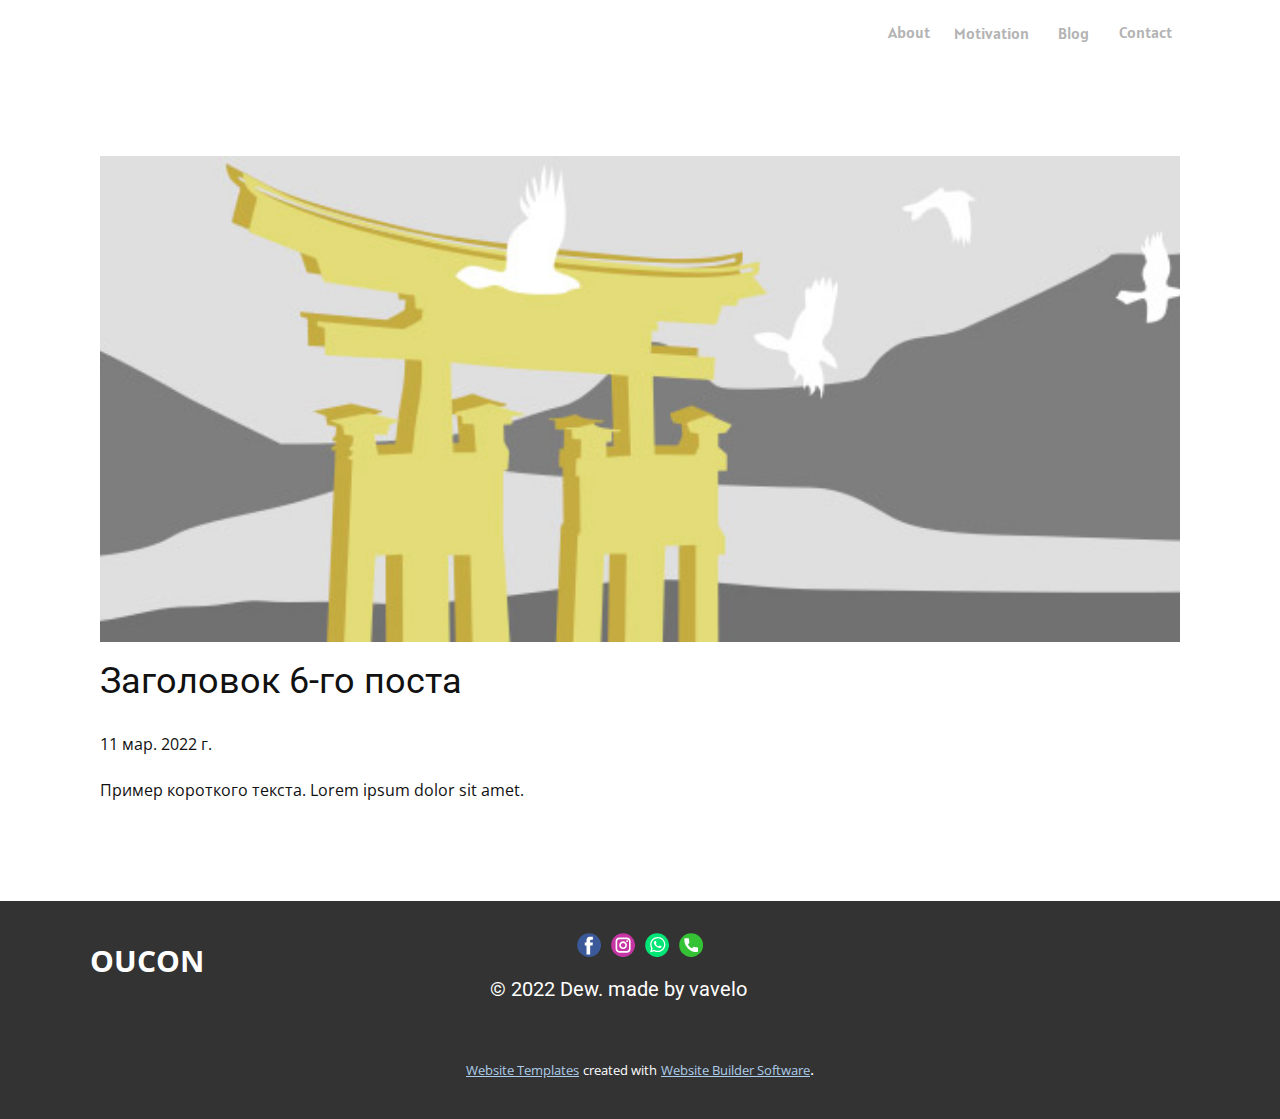
<file: blog/пост-5.html>
<!doctype html>
<html style="font-size: 16px;"><head>
    <meta name="viewport" content="width=device-width, initial-scale=1.0">
    <meta charset="utf-8">
    <meta name="keywords" content="Заголовок 1-го поста">
    <meta name="description" content="">
    <meta name="page_type" content="np-template-header-footer-from-plugin">
    <title>Заголовок 6-го поста</title>
    <link rel="stylesheet" href="../nicepage.css" media="screen">
<link rel="stylesheet" href="../Post-Template.css" media="screen">
    <script class="u-script" type="text/javascript" src="../jquery.js" defer=""></script>
    <script class="u-script" type="text/javascript" src="../nicepage.js" defer=""></script>
    <meta name="generator" content="Nicepage 4.6.5, nicepage.com">
    <link id="u-theme-google-font" rel="stylesheet" href="https://fonts.googleapis.com/css?family=Roboto:100,100i,300,300i,400,400i,500,500i,700,700i,900,900i|Open+Sans:300,300i,400,400i,500,500i,600,600i,700,700i,800,800i">
    <link id="u-page-google-font" rel="stylesheet" href="https://fonts.googleapis.com/css?family=Alatsi:400|Paytone+One:400">
    
    
    <script type="application/ld+json">{
		"@context": "http://schema.org",
		"@type": "Organization",
		"name": "",
		"sameAs": [
				"https://www.facebook.com/profile.php?id=100013075093991",
				"https://www.instagram.com/yesendosov/",
				"https://wa.me/+77083921071?text=Hello%20Yesendosov%20Bereket",
				"tel:+77083921071"
		]
}</script>
    <meta name="theme-color" content="#478ac9">
  </head>
  <body class="u-body u-xl-mode"><header class="u-clearfix u-header u-header" id="sec-156e"><div class="u-clearfix u-sheet u-sheet-1">
        <a href="../Берекет.html#sec-1143" data-page-id="35061022" class="u-border-active-palette-2-base u-border-hover-palette-1-base u-btn u-button-style u-custom-font u-hidden-xs u-none u-text-hover-white u-text-white u-btn-1"> Home</a>
        <a href="../Берекет.html#carousel_5958" data-page-id="35061022" class="u-border-active-palette-2-base u-border-hover-palette-1-base u-border-none u-btn u-button-style u-custom-font u-hidden-xs u-none u-text-grey-30 u-text-hover-grey-5 u-btn-2"> About</a>
        <a href="../Берекет.html#carousel_1f04" data-page-id="35061022" class="u-border-active-palette-2-base u-border-hover-palette-1-base u-btn u-button-style u-custom-font u-hidden-xs u-none u-text-grey-30 u-text-hover-grey-5 u-btn-3">Contact<br>
        </a>
        <a href="../Берекет.html#sec-1e09" data-page-id="35061022" class="u-border-active-palette-2-base u-border-hover-palette-1-base u-border-none u-btn u-button-style u-custom-font u-hidden-xs u-none u-text-grey-30 u-text-hover-grey-5 u-btn-4">Blog</a>
        <a href="../Берекет.html#sec-e6c9" data-page-id="35061022" class="u-border-active-palette-2-base u-border-hover-palette-1-base u-border-none u-btn u-button-style u-custom-font u-hidden-xs u-none u-text-grey-30 u-text-hover-grey-5 u-btn-5">Motivation</a>
        <h5 class="u-custom-font u-text u-text-default u-text-1">
          <a class="u-btn u-button-link u-button-style u-none u-text-white u-btn-6" href="https://www.instagram.com/oucon/">OUCON</a>
        </h5>
      </div></header>
    <section class="u-align-center u-clearfix u-section-1" id="sec-4e1c">
      <div class="u-clearfix u-sheet u-valign-middle-md u-valign-middle-sm u-valign-middle-xs u-sheet-1"><!--post_details--><!--post_details_options_json--><!--{"source":""}--><!--/post_details_options_json--><!--blog_post-->
        <div class="u-container-style u-expanded-width u-post-details u-post-details-1">
          <div class="u-container-layout u-valign-middle u-container-layout-1"><!--blog_post_image-->
            <img alt="" class="u-blog-control u-expanded-width u-image u-image-default u-image-1" src="[data-uri]"><!--/blog_post_image--><!--blog_post_header-->
            <h2 class="u-blog-control u-text u-text-1">Заголовок 6-го поста</h2><!--/blog_post_header--><!--blog_post_metadata-->
            <div class="u-blog-control u-metadata u-metadata-1"><!--blog_post_metadata_date-->
              <span class="u-meta-date u-meta-icon">11 мар. 2022 г.</span><!--/blog_post_metadata_date--><!--blog_post_metadata_category-->
              <!--/blog_post_metadata_category--><!--blog_post_metadata_comments-->
              <!--/blog_post_metadata_comments-->
            </div><!--/blog_post_metadata--><!--blog_post_content-->
            <div class="u-align-justify u-blog-control u-post-content u-text u-text-2 fr-view">
  Пример короткого текста. Lorem ipsum dolor sit amet.
  </div><!--/blog_post_content-->
          </div>
        </div><!--/blog_post--><!--/post_details-->
      </div>
    </section>
    
    
    <footer class="u-clearfix u-footer u-grey-80" id="sec-d70a"><div class="u-clearfix u-sheet u-sheet-1">
        <div class="u-social-icons u-spacing-10 u-social-icons-1">
          <a class="u-social-url" title="facebook" target="_blank" href="https://www.facebook.com/profile.php?id=100013075093991"><span class="u-icon u-social-facebook u-social-icon u-icon-1"><svg class="u-svg-link" preserveAspectRatio="xMidYMin slice" viewBox="0 0 112 112" style=""><use xmlns:xlink="http://www.w3.org/1999/xlink" xlink:href="#svg-cd67"></use></svg><svg class="u-svg-content" viewBox="0 0 112 112" x="0" y="0" id="svg-cd67"><circle fill="currentColor" cx="56.1" cy="56.1" r="55"></circle><path fill="#FFFFFF" d="M73.5,31.6h-9.1c-1.4,0-3.6,0.8-3.6,3.9v8.5h12.6L72,58.3H60.8v40.8H43.9V58.3h-8V43.9h8v-9.2
            c0-6.7,3.1-17,17-17h12.5v13.9H73.5z"></path></svg></span>
          </a>
          <a class="u-social-url" title="instagram" target="_blank" href="https://www.instagram.com/yesendosov/"><span class="u-icon u-social-icon u-social-instagram u-icon-2"><svg class="u-svg-link" preserveAspectRatio="xMidYMin slice" viewBox="0 0 112 112" style=""><use xmlns:xlink="http://www.w3.org/1999/xlink" xlink:href="#svg-ee36"></use></svg><svg class="u-svg-content" viewBox="0 0 112 112" x="0" y="0" id="svg-ee36"><circle fill="currentColor" cx="56.1" cy="56.1" r="55"></circle><path fill="#FFFFFF" d="M55.9,38.2c-9.9,0-17.9,8-17.9,17.9C38,66,46,74,55.9,74c9.9,0,17.9-8,17.9-17.9C73.8,46.2,65.8,38.2,55.9,38.2
            z M55.9,66.4c-5.7,0-10.3-4.6-10.3-10.3c-0.1-5.7,4.6-10.3,10.3-10.3c5.7,0,10.3,4.6,10.3,10.3C66.2,61.8,61.6,66.4,55.9,66.4z"></path><path fill="#FFFFFF" d="M74.3,33.5c-2.3,0-4.2,1.9-4.2,4.2s1.9,4.2,4.2,4.2s4.2-1.9,4.2-4.2S76.6,33.5,74.3,33.5z"></path><path fill="#FFFFFF" d="M73.1,21.3H38.6c-9.7,0-17.5,7.9-17.5,17.5v34.5c0,9.7,7.9,17.6,17.5,17.6h34.5c9.7,0,17.5-7.9,17.5-17.5V38.8
            C90.6,29.1,82.7,21.3,73.1,21.3z M83,73.3c0,5.5-4.5,9.9-9.9,9.9H38.6c-5.5,0-9.9-4.5-9.9-9.9V38.8c0-5.5,4.5-9.9,9.9-9.9h34.5
            c5.5,0,9.9,4.5,9.9,9.9V73.3z"></path></svg></span>
          </a>
          <a class="u-social-url" target="_blank" data-type="Whatsapp" title="Whatsapp" href="https://wa.me/+77083921071?text=Hello%20Yesendosov%20Bereket"><span class="u-icon u-social-icon u-social-whatsapp u-icon-3"><svg class="u-svg-link" preserveAspectRatio="xMidYMin slice" viewBox="0 0 112 112" style=""><use xmlns:xlink="http://www.w3.org/1999/xlink" xlink:href="#svg-1288"></use></svg><svg class="u-svg-content" viewBox="0 0 112 112" x="0" y="0" id="svg-1288"><circle fill="currentColor" cx="56.1" cy="56.1" r="55"></circle><path fill="#FFFFFF" d="M83.8,28.3C77.2,21.7,68.4,18,59,18c-19.3,0-35.1,15.7-35.1,35.1c0,6.2,1.6,12.2,4.7,17.5l-5,18.2L42.2,84
	c5.1,2.8,10.9,4.3,16.8,4.3h0l0,0c19.3,0,35.1-15.7,35.1-35.1C94.1,43.8,90.5,35,83.8,28.3 M59,82.3L59,82.3
	c-5.2,0-10.4-1.4-14.9-4.1l-1.1-0.6l-11,2.9L35,69.8l-0.7-1.1c-2.9-4.6-4.5-10-4.5-15.5C29.8,37,42.9,24,59,24
	c7.8,0,15.1,3,20.6,8.6c5.5,5.5,8.5,12.8,8.5,20.6C88.2,69.2,75.1,82.3,59,82.3 M75,60.5c-0.9-0.4-5.2-2.6-6-2.9
	c-0.8-0.3-1.4-0.4-2,0.4s-2.3,2.9-2.8,3.4c-0.5,0.6-1,0.7-1.9,0.2c-0.9-0.4-3.7-1.4-7.1-4.4c-2.6-2.3-4.4-5.2-4.9-6.1
	c-0.5-0.9-0.1-1.4,0.4-1.8c0.4-0.4,0.9-1,1.3-1.5c0.4-0.5,0.6-0.9,0.9-1.5c0.3-0.6,0.1-1.1-0.1-1.5c-0.2-0.4-2-4.8-2.7-6.5
	c-0.7-1.7-1.4-1.5-2-1.5c-0.5,0-1.1,0-1.7,0c-0.6,0-1.5,0.2-2.3,1.1c-0.8,0.9-3.1,3-3.1,7.3c0,4.3,3.1,8.5,3.6,9.1
	c0.4,0.6,6.2,9.4,15,13.2c2.1,0.9,3.7,1.4,5,1.8c2.1,0.7,4,0.6,5.5,0.3c1.7-0.3,5.2-2.1,5.9-4.2c0.7-2,0.7-3.8,0.5-4.2
	C76.5,61.1,75.9,60.9,75,60.5"></path></svg></span>
          </a>
          <a class="u-social-url" target="_blank" data-type="Phone" title="Phone" href="../tel:+77083921071"><span class="u-icon u-social-icon u-social-phone u-icon-4"><svg class="u-svg-link" preserveAspectRatio="xMidYMin slice" viewBox="0 0 112 112" style=""><use xmlns:xlink="http://www.w3.org/1999/xlink" xlink:href="#svg-45aa"></use></svg><svg class="u-svg-content" viewBox="0 0 112 112" x="0" y="0" id="svg-45aa"><circle fill="currentColor" cx="56.1" cy="56.1" r="55"></circle><path fill="#FFFFFF" d="M82.7,66c-3.9,0-7.7-0.6-11.3-1.8c-1.8-0.6-4,0-5,1.1l-7.1,5.4c-8.3-4.4-13.4-9.5-17.7-17.7l5.2-7
	c1.4-1.4,1.8-3.3,1.3-5.2c-1.2-3.6-1.8-7.5-1.8-11.3c0-2.8-2.3-5.1-5.1-5.1H29.5c-2.8,0-5.1,2.3-5.1,5.1c0,32.2,26.2,58.4,58.4,58.4
	c2.8,0,5.1-2.3,5.1-5.1V71.1C87.8,68.3,85.6,66,82.7,66z"></path></svg></span>
          </a>
        </div>
        <a class="u-btn u-button-link u-button-style u-none u-text-white u-btn-1" href="https://www.instagram.com/oucon/">OUCON</a><!--position-->
        <div data-position="" class="u-position u-position-1"><!--block-->
          <div class="u-block">
            <div class="u-block-container u-clearfix"><!--block_header-->
              <h5 class="u-block-header u-text"><!--block_header_content--> © 2022 Dew. made by vavelo<!--/block_header_content--></h5><!--/block_header--><!--block_content-->
              <div class="u-block-content u-text"><!--block_content_content--><!--/block_content_content--></div><!--/block_content-->
            </div>
          </div><!--/block-->
        </div><!--/position-->
      </div></footer>
    <section class="u-backlink u-clearfix u-grey-80">
      <a class="u-link" href="https://nicepage.com/website-templates" target="_blank">
        <span>Website Templates</span>
      </a>
      <p class="u-text">
        <span>created with</span>
      </p>
      <a class="u-link" href="" target="_blank">
        <span>Website Builder Software</span>
      </a>. 
    </section>
  
</body></html>
</file>
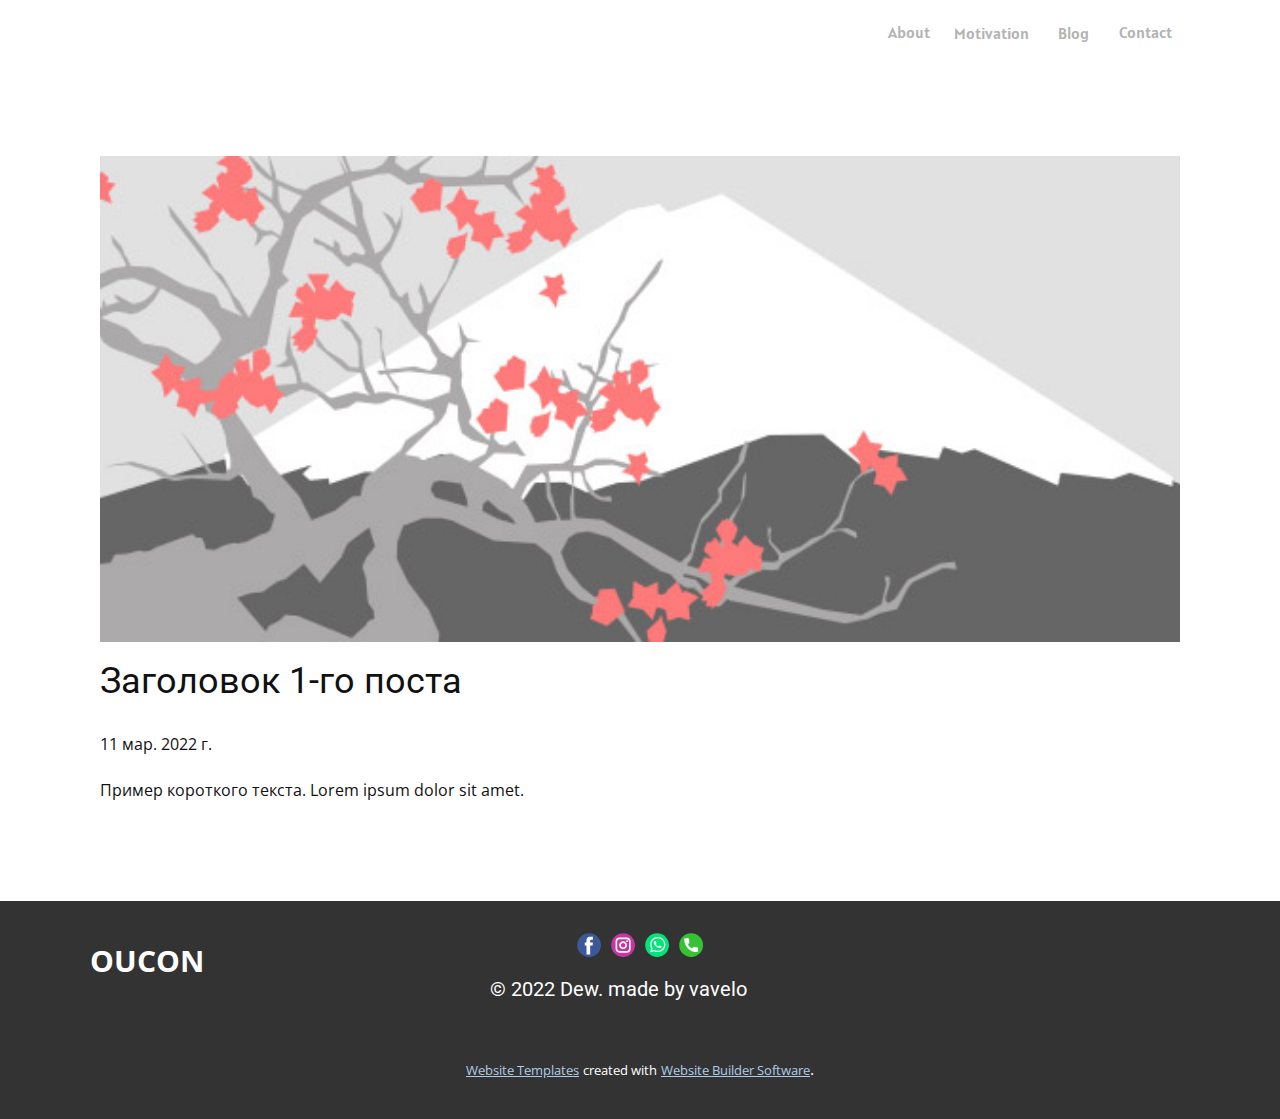
<file: blog/пост.html>
<!doctype html>
<html style="font-size: 16px;"><head>
    <meta name="viewport" content="width=device-width, initial-scale=1.0">
    <meta charset="utf-8">
    <meta name="keywords" content="Заголовок 1-го поста">
    <meta name="description" content="">
    <meta name="page_type" content="np-template-header-footer-from-plugin">
    <title>Заголовок 1-го поста</title>
    <link rel="stylesheet" href="../nicepage.css" media="screen">
<link rel="stylesheet" href="../Post-Template.css" media="screen">
    <script class="u-script" type="text/javascript" src="../jquery.js" defer=""></script>
    <script class="u-script" type="text/javascript" src="../nicepage.js" defer=""></script>
    <meta name="generator" content="Nicepage 4.6.5, nicepage.com">
    <link id="u-theme-google-font" rel="stylesheet" href="https://fonts.googleapis.com/css?family=Roboto:100,100i,300,300i,400,400i,500,500i,700,700i,900,900i|Open+Sans:300,300i,400,400i,500,500i,600,600i,700,700i,800,800i">
    <link id="u-page-google-font" rel="stylesheet" href="https://fonts.googleapis.com/css?family=Alatsi:400|Paytone+One:400">
    
    
    <script type="application/ld+json">{
		"@context": "http://schema.org",
		"@type": "Organization",
		"name": "",
		"sameAs": [
				"https://www.facebook.com/profile.php?id=100013075093991",
				"https://www.instagram.com/yesendosov/",
				"https://wa.me/+77083921071?text=Hello%20Yesendosov%20Bereket",
				"tel:+77083921071"
		]
}</script>
    <meta name="theme-color" content="#478ac9">
  </head>
  <body class="u-body u-xl-mode"><header class="u-clearfix u-header u-header" id="sec-156e"><div class="u-clearfix u-sheet u-sheet-1">
        <a href="../Берекет.html#sec-1143" data-page-id="35061022" class="u-border-active-palette-2-base u-border-hover-palette-1-base u-btn u-button-style u-custom-font u-hidden-xs u-none u-text-hover-white u-text-white u-btn-1"> Home</a>
        <a href="../Берекет.html#carousel_5958" data-page-id="35061022" class="u-border-active-palette-2-base u-border-hover-palette-1-base u-border-none u-btn u-button-style u-custom-font u-hidden-xs u-none u-text-grey-30 u-text-hover-grey-5 u-btn-2"> About</a>
        <a href="../Берекет.html#carousel_1f04" data-page-id="35061022" class="u-border-active-palette-2-base u-border-hover-palette-1-base u-btn u-button-style u-custom-font u-hidden-xs u-none u-text-grey-30 u-text-hover-grey-5 u-btn-3">Contact<br>
        </a>
        <a href="../Берекет.html#sec-1e09" data-page-id="35061022" class="u-border-active-palette-2-base u-border-hover-palette-1-base u-border-none u-btn u-button-style u-custom-font u-hidden-xs u-none u-text-grey-30 u-text-hover-grey-5 u-btn-4">Blog</a>
        <a href="../Берекет.html#sec-e6c9" data-page-id="35061022" class="u-border-active-palette-2-base u-border-hover-palette-1-base u-border-none u-btn u-button-style u-custom-font u-hidden-xs u-none u-text-grey-30 u-text-hover-grey-5 u-btn-5">Motivation</a>
        <h5 class="u-custom-font u-text u-text-default u-text-1">
          <a class="u-btn u-button-link u-button-style u-none u-text-white u-btn-6" href="https://www.instagram.com/oucon/">OUCON</a>
        </h5>
      </div></header>
    <section class="u-align-center u-clearfix u-section-1" id="sec-4e1c">
      <div class="u-clearfix u-sheet u-valign-middle-md u-valign-middle-sm u-valign-middle-xs u-sheet-1"><!--post_details--><!--post_details_options_json--><!--{"source":""}--><!--/post_details_options_json--><!--blog_post-->
        <div class="u-container-style u-expanded-width u-post-details u-post-details-1">
          <div class="u-container-layout u-valign-middle u-container-layout-1"><!--blog_post_image-->
            <img alt="" class="u-blog-control u-expanded-width u-image u-image-default u-image-1" src="[data-uri]"><!--/blog_post_image--><!--blog_post_header-->
            <h2 class="u-blog-control u-text u-text-1">Заголовок 1-го поста</h2><!--/blog_post_header--><!--blog_post_metadata-->
            <div class="u-blog-control u-metadata u-metadata-1"><!--blog_post_metadata_date-->
              <span class="u-meta-date u-meta-icon">11 мар. 2022 г.</span><!--/blog_post_metadata_date--><!--blog_post_metadata_category-->
              <!--/blog_post_metadata_category--><!--blog_post_metadata_comments-->
              <!--/blog_post_metadata_comments-->
            </div><!--/blog_post_metadata--><!--blog_post_content-->
            <div class="u-align-justify u-blog-control u-post-content u-text u-text-2 fr-view">
  Пример короткого текста. Lorem ipsum dolor sit amet.
  </div><!--/blog_post_content-->
          </div>
        </div><!--/blog_post--><!--/post_details-->
      </div>
    </section>
    
    
    <footer class="u-clearfix u-footer u-grey-80" id="sec-d70a"><div class="u-clearfix u-sheet u-sheet-1">
        <div class="u-social-icons u-spacing-10 u-social-icons-1">
          <a class="u-social-url" title="facebook" target="_blank" href="https://www.facebook.com/profile.php?id=100013075093991"><span class="u-icon u-social-facebook u-social-icon u-icon-1"><svg class="u-svg-link" preserveAspectRatio="xMidYMin slice" viewBox="0 0 112 112" style=""><use xmlns:xlink="http://www.w3.org/1999/xlink" xlink:href="#svg-cd67"></use></svg><svg class="u-svg-content" viewBox="0 0 112 112" x="0" y="0" id="svg-cd67"><circle fill="currentColor" cx="56.1" cy="56.1" r="55"></circle><path fill="#FFFFFF" d="M73.5,31.6h-9.1c-1.4,0-3.6,0.8-3.6,3.9v8.5h12.6L72,58.3H60.8v40.8H43.9V58.3h-8V43.9h8v-9.2
            c0-6.7,3.1-17,17-17h12.5v13.9H73.5z"></path></svg></span>
          </a>
          <a class="u-social-url" title="instagram" target="_blank" href="https://www.instagram.com/yesendosov/"><span class="u-icon u-social-icon u-social-instagram u-icon-2"><svg class="u-svg-link" preserveAspectRatio="xMidYMin slice" viewBox="0 0 112 112" style=""><use xmlns:xlink="http://www.w3.org/1999/xlink" xlink:href="#svg-ee36"></use></svg><svg class="u-svg-content" viewBox="0 0 112 112" x="0" y="0" id="svg-ee36"><circle fill="currentColor" cx="56.1" cy="56.1" r="55"></circle><path fill="#FFFFFF" d="M55.9,38.2c-9.9,0-17.9,8-17.9,17.9C38,66,46,74,55.9,74c9.9,0,17.9-8,17.9-17.9C73.8,46.2,65.8,38.2,55.9,38.2
            z M55.9,66.4c-5.7,0-10.3-4.6-10.3-10.3c-0.1-5.7,4.6-10.3,10.3-10.3c5.7,0,10.3,4.6,10.3,10.3C66.2,61.8,61.6,66.4,55.9,66.4z"></path><path fill="#FFFFFF" d="M74.3,33.5c-2.3,0-4.2,1.9-4.2,4.2s1.9,4.2,4.2,4.2s4.2-1.9,4.2-4.2S76.6,33.5,74.3,33.5z"></path><path fill="#FFFFFF" d="M73.1,21.3H38.6c-9.7,0-17.5,7.9-17.5,17.5v34.5c0,9.7,7.9,17.6,17.5,17.6h34.5c9.7,0,17.5-7.9,17.5-17.5V38.8
            C90.6,29.1,82.7,21.3,73.1,21.3z M83,73.3c0,5.5-4.5,9.9-9.9,9.9H38.6c-5.5,0-9.9-4.5-9.9-9.9V38.8c0-5.5,4.5-9.9,9.9-9.9h34.5
            c5.5,0,9.9,4.5,9.9,9.9V73.3z"></path></svg></span>
          </a>
          <a class="u-social-url" target="_blank" data-type="Whatsapp" title="Whatsapp" href="https://wa.me/+77083921071?text=Hello%20Yesendosov%20Bereket"><span class="u-icon u-social-icon u-social-whatsapp u-icon-3"><svg class="u-svg-link" preserveAspectRatio="xMidYMin slice" viewBox="0 0 112 112" style=""><use xmlns:xlink="http://www.w3.org/1999/xlink" xlink:href="#svg-1288"></use></svg><svg class="u-svg-content" viewBox="0 0 112 112" x="0" y="0" id="svg-1288"><circle fill="currentColor" cx="56.1" cy="56.1" r="55"></circle><path fill="#FFFFFF" d="M83.8,28.3C77.2,21.7,68.4,18,59,18c-19.3,0-35.1,15.7-35.1,35.1c0,6.2,1.6,12.2,4.7,17.5l-5,18.2L42.2,84
	c5.1,2.8,10.9,4.3,16.8,4.3h0l0,0c19.3,0,35.1-15.7,35.1-35.1C94.1,43.8,90.5,35,83.8,28.3 M59,82.3L59,82.3
	c-5.2,0-10.4-1.4-14.9-4.1l-1.1-0.6l-11,2.9L35,69.8l-0.7-1.1c-2.9-4.6-4.5-10-4.5-15.5C29.8,37,42.9,24,59,24
	c7.8,0,15.1,3,20.6,8.6c5.5,5.5,8.5,12.8,8.5,20.6C88.2,69.2,75.1,82.3,59,82.3 M75,60.5c-0.9-0.4-5.2-2.6-6-2.9
	c-0.8-0.3-1.4-0.4-2,0.4s-2.3,2.9-2.8,3.4c-0.5,0.6-1,0.7-1.9,0.2c-0.9-0.4-3.7-1.4-7.1-4.4c-2.6-2.3-4.4-5.2-4.9-6.1
	c-0.5-0.9-0.1-1.4,0.4-1.8c0.4-0.4,0.9-1,1.3-1.5c0.4-0.5,0.6-0.9,0.9-1.5c0.3-0.6,0.1-1.1-0.1-1.5c-0.2-0.4-2-4.8-2.7-6.5
	c-0.7-1.7-1.4-1.5-2-1.5c-0.5,0-1.1,0-1.7,0c-0.6,0-1.5,0.2-2.3,1.1c-0.8,0.9-3.1,3-3.1,7.3c0,4.3,3.1,8.5,3.6,9.1
	c0.4,0.6,6.2,9.4,15,13.2c2.1,0.9,3.7,1.4,5,1.8c2.1,0.7,4,0.6,5.5,0.3c1.7-0.3,5.2-2.1,5.9-4.2c0.7-2,0.7-3.8,0.5-4.2
	C76.5,61.1,75.9,60.9,75,60.5"></path></svg></span>
          </a>
          <a class="u-social-url" target="_blank" data-type="Phone" title="Phone" href="../tel:+77083921071"><span class="u-icon u-social-icon u-social-phone u-icon-4"><svg class="u-svg-link" preserveAspectRatio="xMidYMin slice" viewBox="0 0 112 112" style=""><use xmlns:xlink="http://www.w3.org/1999/xlink" xlink:href="#svg-45aa"></use></svg><svg class="u-svg-content" viewBox="0 0 112 112" x="0" y="0" id="svg-45aa"><circle fill="currentColor" cx="56.1" cy="56.1" r="55"></circle><path fill="#FFFFFF" d="M82.7,66c-3.9,0-7.7-0.6-11.3-1.8c-1.8-0.6-4,0-5,1.1l-7.1,5.4c-8.3-4.4-13.4-9.5-17.7-17.7l5.2-7
	c1.4-1.4,1.8-3.3,1.3-5.2c-1.2-3.6-1.8-7.5-1.8-11.3c0-2.8-2.3-5.1-5.1-5.1H29.5c-2.8,0-5.1,2.3-5.1,5.1c0,32.2,26.2,58.4,58.4,58.4
	c2.8,0,5.1-2.3,5.1-5.1V71.1C87.8,68.3,85.6,66,82.7,66z"></path></svg></span>
          </a>
        </div>
        <a class="u-btn u-button-link u-button-style u-none u-text-white u-btn-1" href="https://www.instagram.com/oucon/">OUCON</a><!--position-->
        <div data-position="" class="u-position u-position-1"><!--block-->
          <div class="u-block">
            <div class="u-block-container u-clearfix"><!--block_header-->
              <h5 class="u-block-header u-text"><!--block_header_content--> © 2022 Dew. made by vavelo<!--/block_header_content--></h5><!--/block_header--><!--block_content-->
              <div class="u-block-content u-text"><!--block_content_content--><!--/block_content_content--></div><!--/block_content-->
            </div>
          </div><!--/block-->
        </div><!--/position-->
      </div></footer>
    <section class="u-backlink u-clearfix u-grey-80">
      <a class="u-link" href="https://nicepage.com/website-templates" target="_blank">
        <span>Website Templates</span>
      </a>
      <p class="u-text">
        <span>created with</span>
      </p>
      <a class="u-link" href="" target="_blank">
        <span>Website Builder Software</span>
      </a>. 
    </section>
  
</body></html>
</file>
